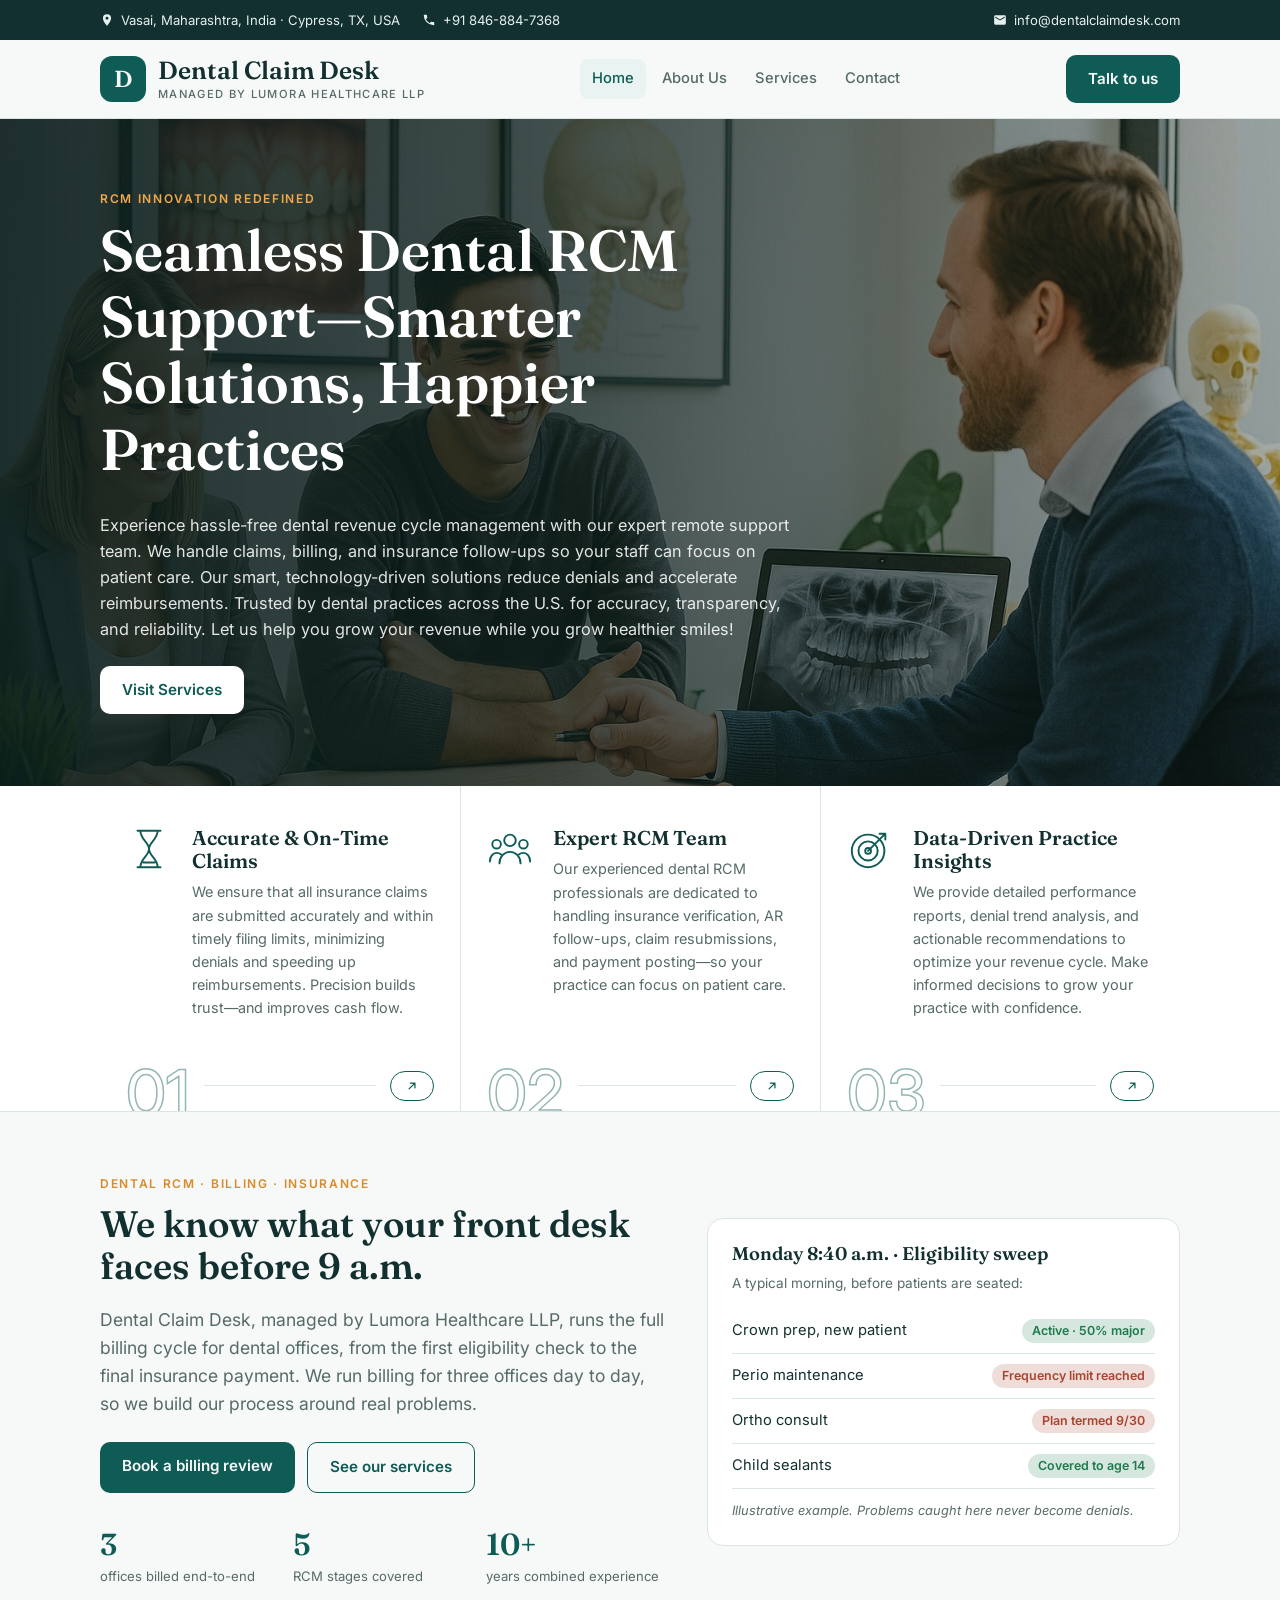
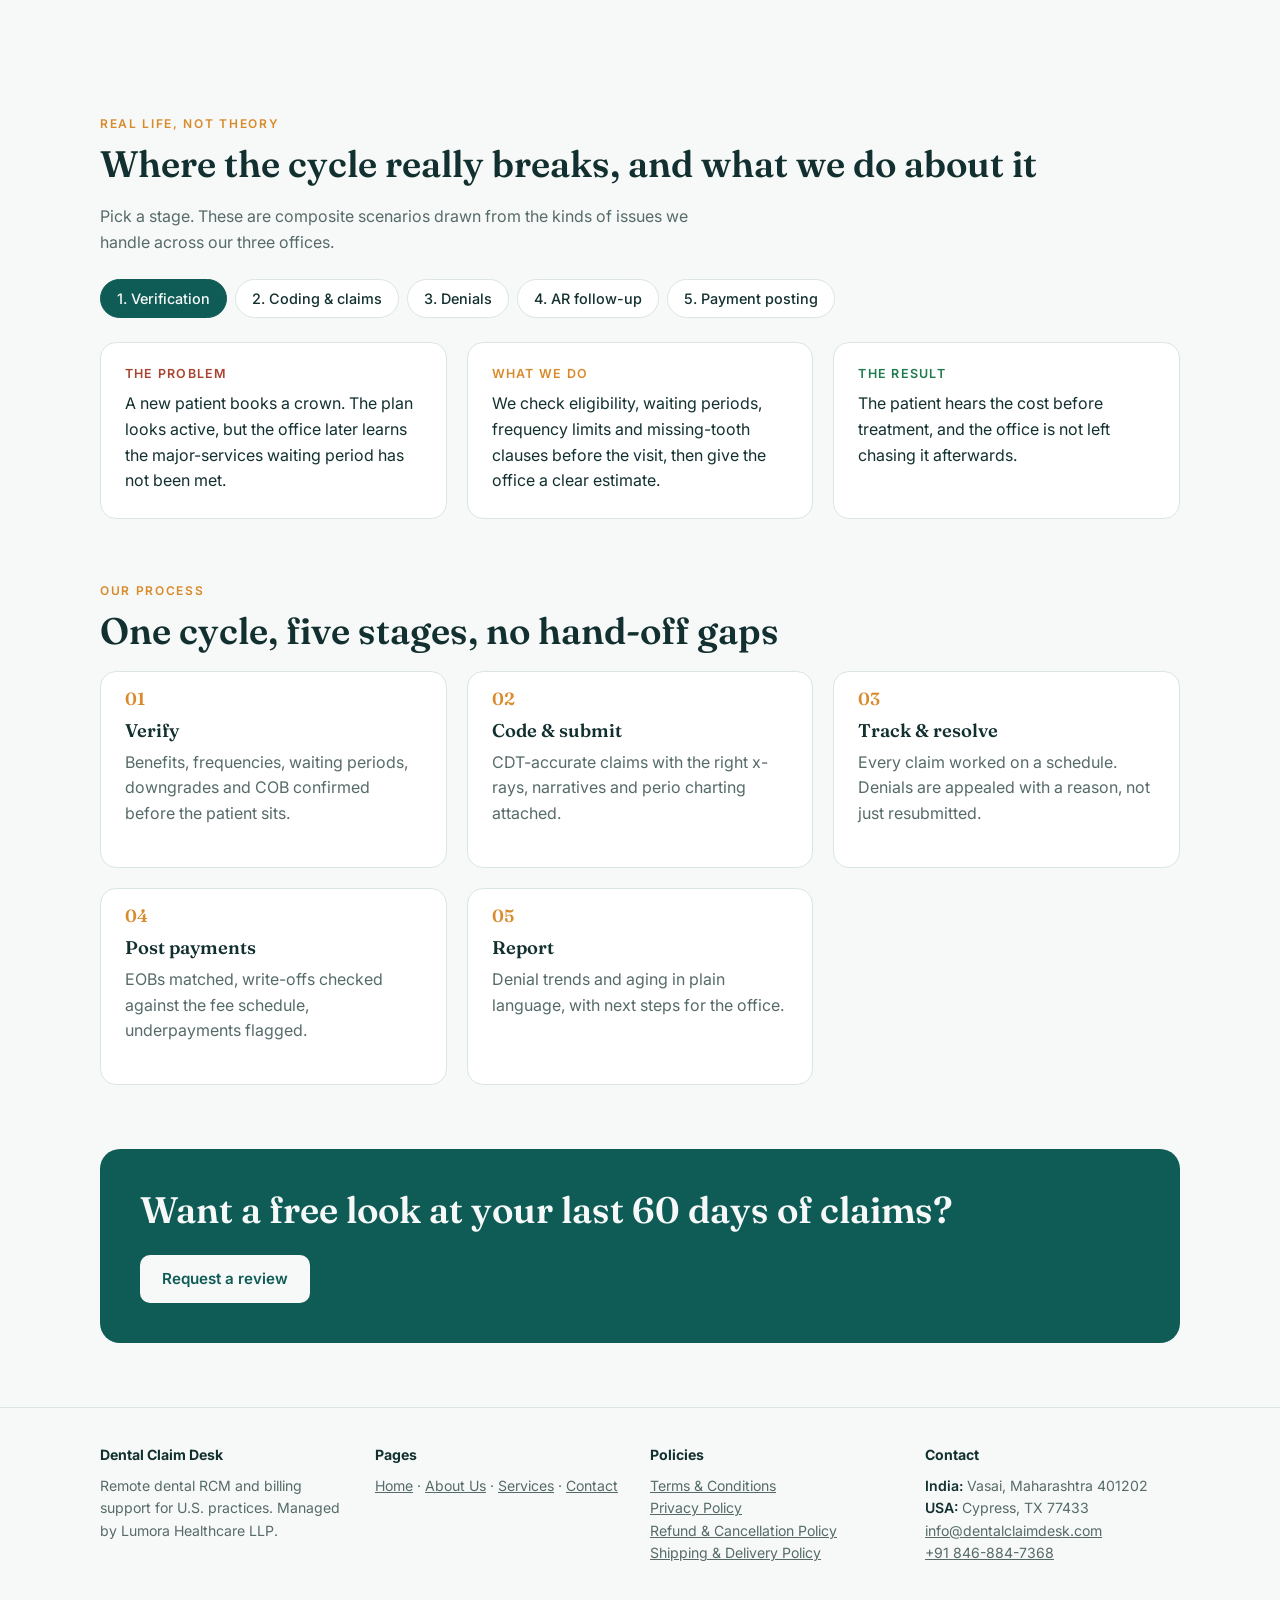
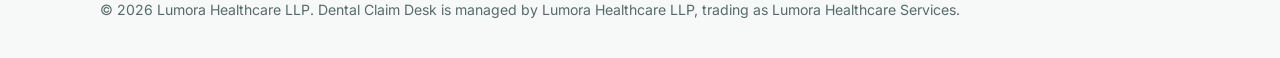
<file: index.html>
<!DOCTYPE html>
<html lang="en">
<head>
  <meta charset="utf-8">
  <meta name="viewport" content="width=device-width, initial-scale=1, viewport-fit=cover">
  <title>Dental Claim Desk | Dental RCM &amp; Billing</title>
  <meta name="description" content="Dental Claim Desk, managed by Lumora Healthcare LLP, runs the full dental billing cycle: eligibility, claims, denials, AR follow-up, payment posting and reporting.">
  <link rel="preconnect" href="https://fonts.googleapis.com">
  <link rel="preconnect" href="https://fonts.gstatic.com" crossorigin>
  <link href="https://fonts.googleapis.com/css2?family=Fraunces:wght@500;600&family=Inter:wght@400;500;600&display=swap" rel="stylesheet">
  <link rel="stylesheet" href="assets/css/style.css">
</head>
<body>

<div class="topbar">
  <div class="w topbar-in">
    <div class="topbar-group">
      <span class="topbar-item hide-s"><svg viewBox="0 0 24 24" aria-hidden="true"><path d="M12 2a7 7 0 0 0-7 7c0 5.25 7 13 7 13s7-7.75 7-13a7 7 0 0 0-7-7zm0 9.5A2.5 2.5 0 1 1 12 6.5a2.5 2.5 0 0 1 0 5z"/></svg>Vasai, Maharashtra, India · Cypress, TX, USA</span>
      <a class="topbar-item" href="tel:+918468847368"><svg viewBox="0 0 24 24" aria-hidden="true"><path d="M6.6 10.8a15.1 15.1 0 0 0 6.6 6.6l2.2-2.2a1 1 0 0 1 1-.25 11.4 11.4 0 0 0 3.6.57 1 1 0 0 1 1 1V20a1 1 0 0 1-1 1A17 17 0 0 1 3 4a1 1 0 0 1 1-1h3.5a1 1 0 0 1 1 1c0 1.25.2 2.45.57 3.57a1 1 0 0 1-.25 1z"/></svg>+91 846-884-7368</a>
    </div>
    <a class="topbar-item" href="mailto:info@dentalclaimdesk.com"><svg viewBox="0 0 24 24" aria-hidden="true"><path d="M20 4H4a2 2 0 0 0-2 2v12a2 2 0 0 0 2 2h16a2 2 0 0 0 2-2V6a2 2 0 0 0-2-2zm0 4-8 5-8-5V6l8 5 8-5z"/></svg>info@dentalclaimdesk.com</a>
  </div>
</div>

<header>
  <div class="w nav">
    <a class="logo" href="index.html"><i aria-hidden="true">D</i><span>Dental Claim Desk<small>Managed by Lumora Healthcare LLP</small></span></a>
    <nav aria-label="Main"><a href="index.html" class="on" aria-current="page">Home</a><a href="about.html">About Us</a><a href="services.html">Services</a><a href="contact.html">Contact</a></nav>
    <a class="btn hide-s" href="contact.html">Talk to us</a>
  </div>
</header>

<main>
<div class="photo-hero">
  <div class="w">
    <div class="photo-hero-copy">
      <span class="eyebrow">RCM innovation redefined</span>
      <h1>Seamless Dental RCM Support—Smarter Solutions, Happier Practices</h1>
      <p>Experience hassle-free dental revenue cycle management with our expert remote support team. We handle claims, billing, and insurance follow-ups so your staff can focus on patient care. Our smart, technology-driven solutions reduce denials and accelerate reimbursements. Trusted by dental practices across the U.S. for accuracy, transparency, and reliability. Let us help you grow your revenue while you grow healthier smiles!</p>
      <div class="cta"><a class="btn light" href="services.html">Visit Services</a></div>
    </div>
  </div>
</div>

<section class="features">
  <div class="w">
    <div class="feat-grid">
      <article class="feat">
        <div class="feat-head"><span class="feat-icon"><svg viewBox="0 0 48 48" aria-hidden="true"><path d="M12 5h24M12 43h24M15 5c0 9 9 12 9 19s-9 10-9 19M33 5c0 9-9 12-9 19s9 10 9 19M18 38h12"/></svg></span><div><h3>Accurate &amp; On-Time Claims</h3><p>We ensure that all insurance claims are submitted accurately and within timely filing limits, minimizing denials and speeding up reimbursements. Precision builds trust—and improves cash flow.</p></div></div>
        <div class="feat-foot"><span class="feat-num">01</span><span class="feat-line"></span><a class="feat-arrow" href="services.html" aria-label="Accurate &amp; On-Time Claims: see services"><svg viewBox="0 0 24 24" aria-hidden="true"><path d="M7 17 17 7M9 7h8v8"/></svg></a></div>
      </article>
      <article class="feat">
        <div class="feat-head"><span class="feat-icon"><svg viewBox="0 0 48 48" aria-hidden="true"><circle cx="24" cy="15" r="6"/><path d="M13 39c0-7 5-12 11-12s11 5 11 12"/><circle cx="10" cy="19" r="4.5"/><path d="M3 37c0-5 3-9 7-9 2 0 3.5.6 4.8 1.7"/><circle cx="38" cy="19" r="4.5"/><path d="M45 37c0-5-3-9-7-9-2 0-3.5.6-4.8 1.7"/></svg></span><div><h3>Expert RCM Team</h3><p>Our experienced dental RCM professionals are dedicated to handling insurance verification, AR follow-ups, claim resubmissions, and payment posting—so your practice can focus on patient care.</p></div></div>
        <div class="feat-foot"><span class="feat-num">02</span><span class="feat-line"></span><a class="feat-arrow" href="services.html" aria-label="Expert RCM Team: see services"><svg viewBox="0 0 24 24" aria-hidden="true"><path d="M7 17 17 7M9 7h8v8"/></svg></a></div>
      </article>
      <article class="feat">
        <div class="feat-head"><span class="feat-icon"><svg viewBox="0 0 48 48" aria-hidden="true"><circle cx="22" cy="26" r="17"/><circle cx="22" cy="26" r="10"/><circle cx="22" cy="26" r="3"/><path d="M22 26 40 8M34 8h6v6"/></svg></span><div><h3>Data-Driven Practice Insights</h3><p>We provide detailed performance reports, denial trend analysis, and actionable recommendations to optimize your revenue cycle. Make informed decisions to grow your practice with confidence.</p></div></div>
        <div class="feat-foot"><span class="feat-num">03</span><span class="feat-line"></span><a class="feat-arrow" href="services.html" aria-label="Data-Driven Practice Insights: see services"><svg viewBox="0 0 24 24" aria-hidden="true"><path d="M7 17 17 7M9 7h8v8"/></svg></a></div>
      </article>
    </div>
  </div>
</section>

<section class="intro">
  <div class="w grid">
    <div>
      <span class="eyebrow">Dental RCM · Billing · Insurance</span>
      <h2>We know what your front desk faces before 9 a.m.</h2>
      <p class="lead">Dental Claim Desk, managed by Lumora Healthcare LLP, runs the full billing cycle for dental offices, from the first eligibility check to the final insurance payment. We run billing for three offices day to day, so we build our process around real problems.</p>
      <div class="cta"><a class="btn" href="contact.html">Book a billing review</a><a class="btn o" href="services.html">See our services</a></div>
      <div class="stat">
        <div><b>3</b><span>offices billed end-to-end</span></div>
        <div><b>5</b><span>RCM stages covered</span></div>
        <div><b>10+</b><span>years combined experience</span></div>
      </div>
    </div>
    <div class="card">
      <h3>Monday 8:40 a.m. · Eligibility sweep</h3>
      <p style="font-size:.85rem">A typical morning, before patients are seated:</p>
      <ul class="chk">
        <li>Crown prep, new patient <em class="ok">Active · 50% major</em></li>
        <li>Perio maintenance <em class="no">Frequency limit reached</em></li>
        <li>Ortho consult <em class="no">Plan termed 9/30</em></li>
        <li>Child sealants <em class="ok">Covered to age 14</em></li>
      </ul>
      <p class="note" style="margin:12px 0 0">Illustrative example. Problems caught here never become denials.</p>
    </div>
  </div>
</section>

<section>
  <div class="w">
    <span class="eyebrow">Real life, not theory</span>
    <h2>Where the cycle really breaks, and what we do about it</h2>
    <p style="max-width:640px">Pick a stage. These are composite scenarios drawn from the kinds of issues we handle across our three offices.</p>
    <div class="cyc" id="cyc" role="tablist" aria-label="Revenue cycle stages">
      <button type="button" role="tab" id="tab-1" aria-controls="sc-1" aria-selected="true" class="on">1. Verification</button>
      <button type="button" role="tab" id="tab-2" aria-controls="sc-2" aria-selected="false" tabindex="-1">2. Coding &amp; claims</button>
      <button type="button" role="tab" id="tab-3" aria-controls="sc-3" aria-selected="false" tabindex="-1">3. Denials</button>
      <button type="button" role="tab" id="tab-4" aria-controls="sc-4" aria-selected="false" tabindex="-1">4. AR follow-up</button>
      <button type="button" role="tab" id="tab-5" aria-controls="sc-5" aria-selected="false" tabindex="-1">5. Payment posting</button>
    </div>
    <div class="sc on" id="sc-1" role="tabpanel" aria-labelledby="tab-1">
      <div class="card c1"><h3>The problem</h3><p>A new patient books a crown. The plan looks active, but the office later learns the major-services waiting period has not been met.</p></div>
      <div class="card c2"><h3>What we do</h3><p>We check eligibility, waiting periods, frequency limits and missing-tooth clauses before the visit, then give the office a clear estimate.</p></div>
      <div class="card c3"><h3>The result</h3><p>The patient hears the cost before treatment, and the office is not left chasing it afterwards.</p></div>
    </div>
    <div class="sc" id="sc-2" role="tabpanel" aria-labelledby="tab-2">
      <div class="card c1"><h3>The problem</h3><p>A perio scaling claim goes out without the charting and x-rays the payer requires, so it is denied.</p></div>
      <div class="card c2"><h3>What we do</h3><p>Each claim goes through a documentation check by procedure type: narratives, radiographs, perio charting and attachments.</p></div>
      <div class="card c3"><h3>The result</h3><p>Cleaner first-pass claims and fewer resubmissions.</p></div>
    </div>
    <div class="sc" id="sc-3" role="tabpanel" aria-labelledby="tab-3">
      <div class="card c1"><h3>The problem</h3><p>The payer denies a claim as a frequency limit. The office writes it off because nobody has time to check.</p></div>
      <div class="card c2"><h3>What we do</h3><p>We read the EOB, confirm the history, and appeal with a specific reason when the denial is wrong.</p></div>
      <div class="card c3"><h3>The result</h3><p>Recoverable money is chased, and the denial reason is tracked to prevent repeats.</p></div>
    </div>
    <div class="sc" id="sc-4" role="tabpanel" aria-labelledby="tab-4">
      <div class="card c1"><h3>The problem</h3><p>Claims sit at 60–90 days with no status. Nobody is sure whether the payer received them.</p></div>
      <div class="card c2"><h3>What we do</h3><p>We work the aging report in order, call or check portals, and log every touch.</p></div>
      <div class="card c3"><h3>The result</h3><p>Aging shrinks, and the office always knows where each claim stands.</p></div>
    </div>
    <div class="sc" id="sc-5" role="tabpanel" aria-labelledby="tab-5">
      <div class="card c1"><h3>The problem</h3><p>An EOB shows a payment below the contracted fee, and the difference gets written off by default.</p></div>
      <div class="card c2"><h3>What we do</h3><p>We post against the fee schedule, flag underpayments and check adjustments before they are finalised.</p></div>
      <div class="card c3"><h3>The result</h3><p>The ledger matches reality, and short-pays are challenged.</p></div>
    </div>
  </div>
</section>

<section class="flush">
  <div class="w">
    <span class="eyebrow">Our process</span>
    <h2>One cycle, five stages, no hand-off gaps</h2>
    <div class="grid g3 steps">
      <div class="card"><h3>Verify</h3><p>Benefits, frequencies, waiting periods, downgrades and COB confirmed before the patient sits.</p></div>
      <div class="card"><h3>Code &amp; submit</h3><p>CDT-accurate claims with the right x-rays, narratives and perio charting attached.</p></div>
      <div class="card"><h3>Track &amp; resolve</h3><p>Every claim worked on a schedule. Denials are appealed with a reason, not just resubmitted.</p></div>
      <div class="card"><h3>Post payments</h3><p>EOBs matched, write-offs checked against the fee schedule, underpayments flagged.</p></div>
      <div class="card"><h3>Report</h3><p>Denial trends and aging in plain language, with next steps for the office.</p></div>
    </div>
  </div>
</section>

<section class="flush">
  <div class="w"><div class="band"><h2>Want a free look at your last 60 days of claims?</h2><a class="btn" href="contact.html">Request a review</a></div></div>
</section>
</main>

<footer>
  <div class="w grid">
    <div><b>Dental Claim Desk</b><p>Remote dental RCM and billing support for U.S. practices. Managed by Lumora Healthcare LLP.</p></div>
    <div><b>Pages</b><p><a href="index.html">Home</a> · <a href="about.html">About Us</a> · <a href="services.html">Services</a> · <a href="contact.html">Contact</a></p></div>
    <div><b>Policies</b><p><a href="terms.html">Terms &amp; Conditions</a><br><a href="privacy.html">Privacy Policy</a><br><a href="refund-cancellation.html">Refund &amp; Cancellation Policy</a><br><a href="shipping-delivery.html">Shipping &amp; Delivery Policy</a></p></div>
    <div><b>Contact</b><p><strong>India:</strong> Vasai, Maharashtra 401202<br><strong>USA:</strong> Cypress, TX 77433<br><a href="mailto:info@dentalclaimdesk.com">info@dentalclaimdesk.com</a><br><a href="tel:+918468847368">+91 846-884-7368</a></p></div>
  </div>
  <div class="w legal">&copy; <span data-year>2026</span> Lumora Healthcare LLP. Dental Claim Desk is managed by Lumora Healthcare LLP, trading as Lumora Healthcare Services.</div>
</footer>

<script src="assets/js/main.js"></script>
</body>
</html>
</file>
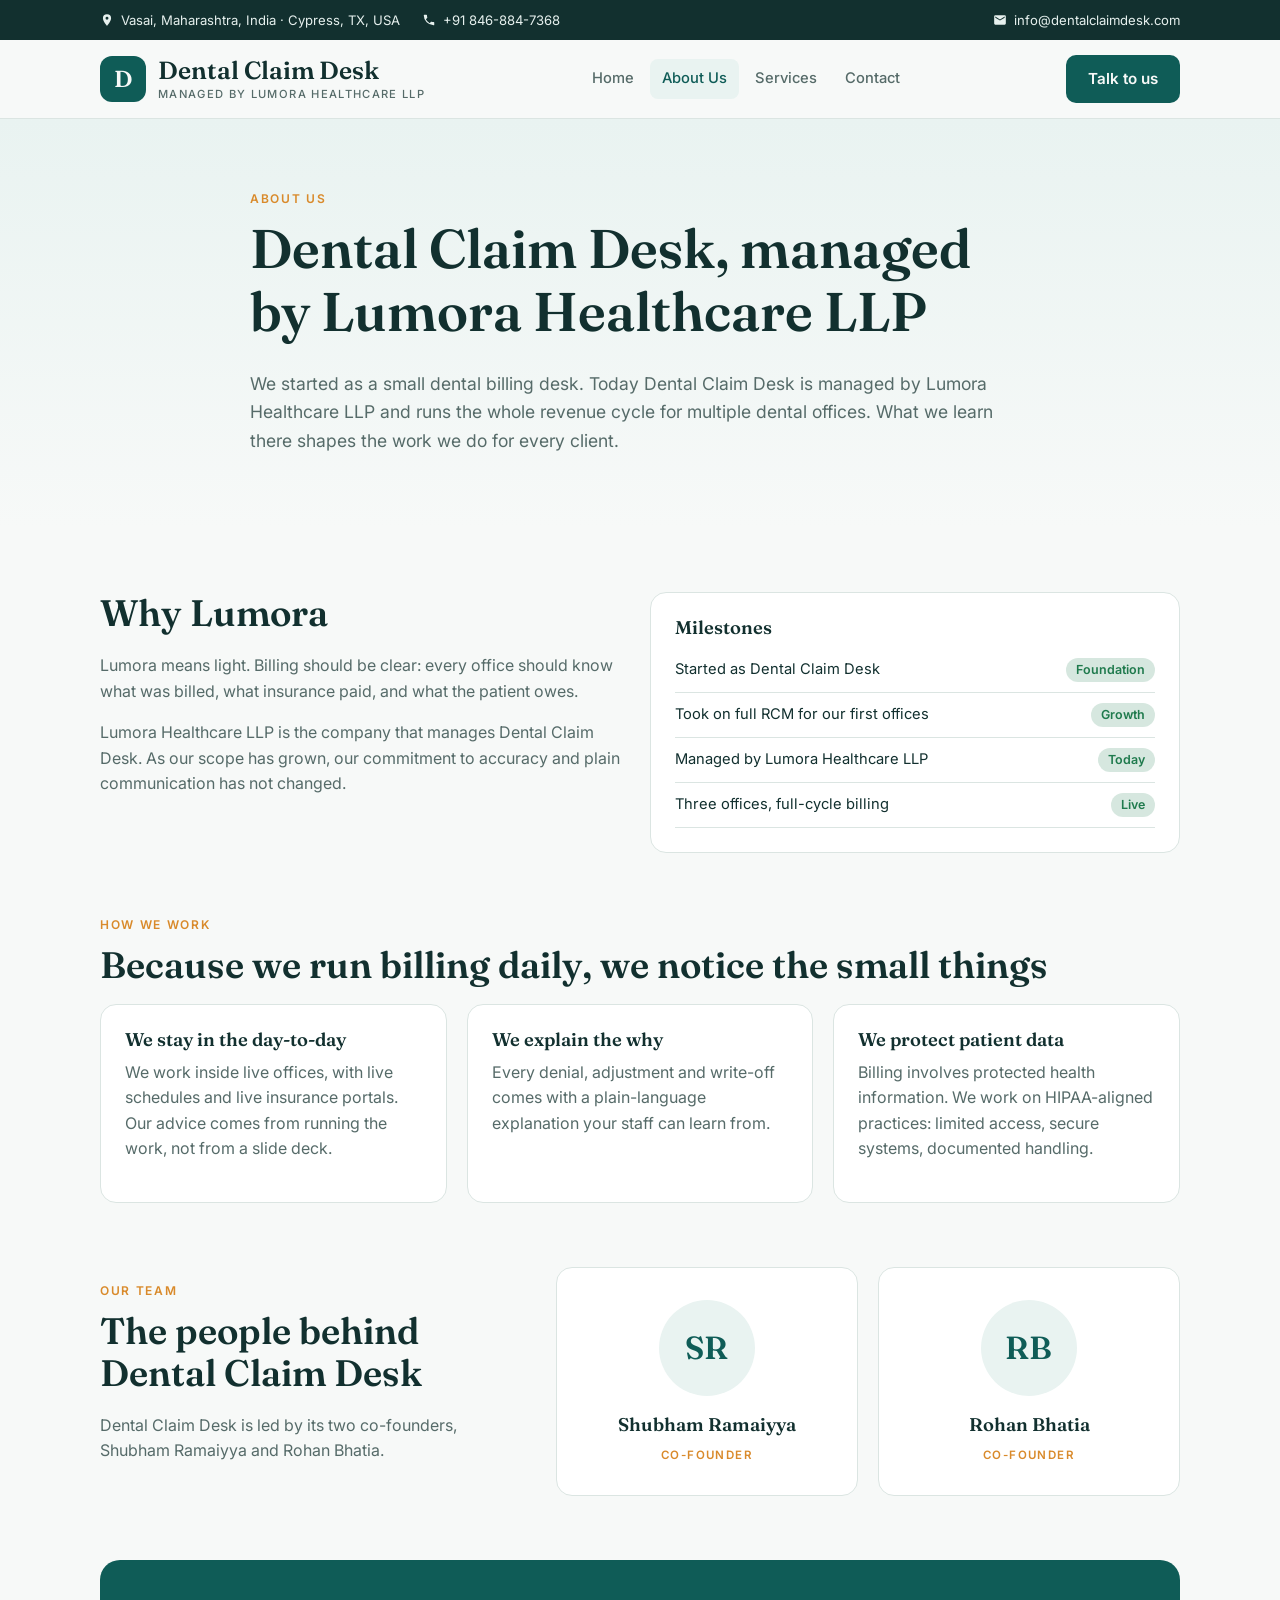
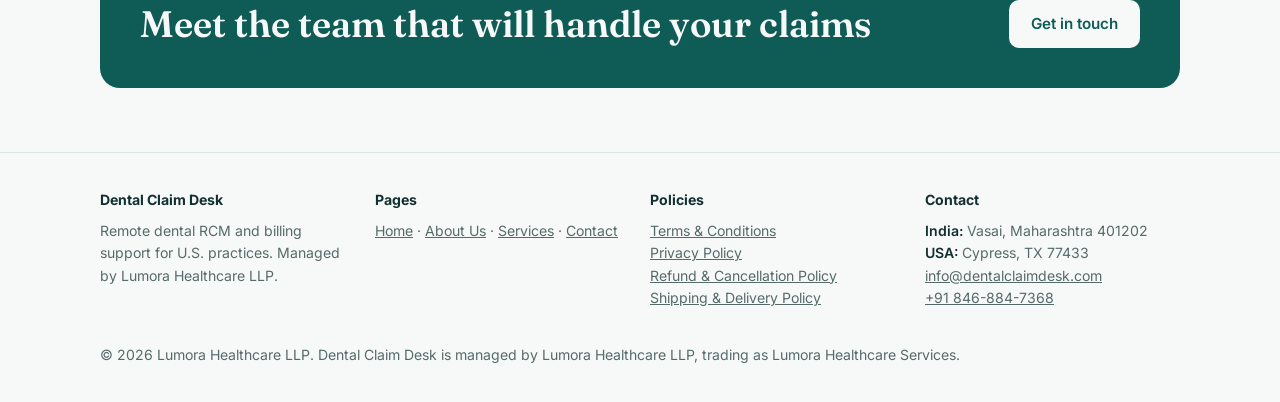
<file: about.html>
<!DOCTYPE html>
<html lang="en">
<head>
  <meta charset="utf-8">
  <meta name="viewport" content="width=device-width, initial-scale=1, viewport-fit=cover">
  <title>About Us | Dental Claim Desk</title>
  <meta name="description" content="About Dental Claim Desk, managed by Lumora Healthcare LLP: remote dental RCM for multiple dental offices, led by co-founders Shubham Ramaiyya and Rohan Bhatia.">
  <link rel="preconnect" href="https://fonts.googleapis.com">
  <link rel="preconnect" href="https://fonts.gstatic.com" crossorigin>
  <link href="https://fonts.googleapis.com/css2?family=Fraunces:wght@500;600&family=Inter:wght@400;500;600&display=swap" rel="stylesheet">
  <link rel="stylesheet" href="assets/css/style.css">
</head>
<body>

<div class="topbar">
  <div class="w topbar-in">
    <div class="topbar-group">
      <span class="topbar-item hide-s"><svg viewBox="0 0 24 24" aria-hidden="true"><path d="M12 2a7 7 0 0 0-7 7c0 5.25 7 13 7 13s7-7.75 7-13a7 7 0 0 0-7-7zm0 9.5A2.5 2.5 0 1 1 12 6.5a2.5 2.5 0 0 1 0 5z"/></svg>Vasai, Maharashtra, India · Cypress, TX, USA</span>
      <a class="topbar-item" href="tel:+918468847368"><svg viewBox="0 0 24 24" aria-hidden="true"><path d="M6.6 10.8a15.1 15.1 0 0 0 6.6 6.6l2.2-2.2a1 1 0 0 1 1-.25 11.4 11.4 0 0 0 3.6.57 1 1 0 0 1 1 1V20a1 1 0 0 1-1 1A17 17 0 0 1 3 4a1 1 0 0 1 1-1h3.5a1 1 0 0 1 1 1c0 1.25.2 2.45.57 3.57a1 1 0 0 1-.25 1z"/></svg>+91 846-884-7368</a>
    </div>
    <a class="topbar-item" href="mailto:info@dentalclaimdesk.com"><svg viewBox="0 0 24 24" aria-hidden="true"><path d="M20 4H4a2 2 0 0 0-2 2v12a2 2 0 0 0 2 2h16a2 2 0 0 0 2-2V6a2 2 0 0 0-2-2zm0 4-8 5-8-5V6l8 5 8-5z"/></svg>info@dentalclaimdesk.com</a>
  </div>
</div>

<header>
  <div class="w nav">
    <a class="logo" href="index.html"><i aria-hidden="true">D</i><span>Dental Claim Desk<small>Managed by Lumora Healthcare LLP</small></span></a>
    <nav aria-label="Main"><a href="index.html">Home</a><a href="about.html" class="on" aria-current="page">About Us</a><a href="services.html">Services</a><a href="contact.html">Contact</a></nav>
    <a class="btn hide-s" href="contact.html">Talk to us</a>
  </div>
</header>

<main>
<div class="hero">
  <div class="w narrow">
    <span class="eyebrow">About Us</span>
    <h1>Dental Claim Desk, managed by Lumora Healthcare LLP</h1>
    <p class="lead">We started as a small dental billing desk. Today Dental Claim Desk is managed by Lumora Healthcare LLP and runs the whole revenue cycle for multiple dental offices. What we learn there shapes the work we do for every client.</p>
  </div>
</div>

<section>
  <div class="w grid g2">
    <div>
      <h2>Why Lumora</h2>
      <p>Lumora means light. Billing should be clear: every office should know what was billed, what insurance paid, and what the patient owes.</p>
      <p>Lumora Healthcare LLP is the company that manages Dental Claim Desk. As our scope has grown, our commitment to accuracy and plain communication has not changed.</p>
    </div>
    <div class="card">
      <h3>Milestones</h3>
      <ul class="chk">
        <li>Started as Dental Claim Desk <em class="ok">Foundation</em></li>
        <li>Took on full RCM for our first offices <em class="ok">Growth</em></li>
        <li>Managed by Lumora Healthcare LLP <em class="ok">Today</em></li>
        <li>Three offices, full-cycle billing <em class="ok">Live</em></li>
      </ul>
    </div>
  </div>
</section>

<section class="flush">
  <div class="w">
    <span class="eyebrow">How we work</span>
    <h2>Because we run billing daily, we notice the small things</h2>
    <div class="grid g3">
      <div class="card"><h3>We stay in the day-to-day</h3><p>We work inside live offices, with live schedules and live insurance portals. Our advice comes from running the work, not from a slide deck.</p></div>
      <div class="card"><h3>We explain the why</h3><p>Every denial, adjustment and write-off comes with a plain-language explanation your staff can learn from.</p></div>
      <div class="card"><h3>We protect patient data</h3><p>Billing involves protected health information. We work on HIPAA-aligned practices: limited access, secure systems, documented handling.</p></div>
    </div>
  </div>
</section>

<section class="flush">
  <div class="w team">
    <div>
      <span class="eyebrow">Our team</span>
      <h2>The people behind Dental Claim Desk</h2>
      <p>Dental Claim Desk is led by its two co-founders, Shubham Ramaiyya and Rohan Bhatia.</p>
    </div>
    <div class="founders">
      <article class="card founder">
        <span class="monogram" aria-hidden="true">SR</span>
        <h3>Shubham Ramaiyya</h3><span class="role">Co-Founder</span>
      </article>
      <article class="card founder">
        <span class="monogram" aria-hidden="true">RB</span>
        <h3>Rohan Bhatia</h3><span class="role">Co-Founder</span>
      </article>
    </div>
  </div>
</section>

<section class="flush">
  <div class="w"><div class="band"><h2>Meet the team that will handle your claims</h2><a class="btn" href="contact.html">Get in touch</a></div></div>
</section>
</main>

<footer>
  <div class="w grid">
    <div><b>Dental Claim Desk</b><p>Remote dental RCM and billing support for U.S. practices. Managed by Lumora Healthcare LLP.</p></div>
    <div><b>Pages</b><p><a href="index.html">Home</a> · <a href="about.html">About Us</a> · <a href="services.html">Services</a> · <a href="contact.html">Contact</a></p></div>
    <div><b>Policies</b><p><a href="terms.html">Terms &amp; Conditions</a><br><a href="privacy.html">Privacy Policy</a><br><a href="refund-cancellation.html">Refund &amp; Cancellation Policy</a><br><a href="shipping-delivery.html">Shipping &amp; Delivery Policy</a></p></div>
    <div><b>Contact</b><p><strong>India:</strong> Vasai, Maharashtra 401202<br><strong>USA:</strong> Cypress, TX 77433<br><a href="mailto:info@dentalclaimdesk.com">info@dentalclaimdesk.com</a><br><a href="tel:+918468847368">+91 846-884-7368</a></p></div>
  </div>
  <div class="w legal">&copy; <span data-year>2026</span> Lumora Healthcare LLP. Dental Claim Desk is managed by Lumora Healthcare LLP, trading as Lumora Healthcare Services.</div>
</footer>

<script src="assets/js/main.js"></script>
</body>
</html>
</file>
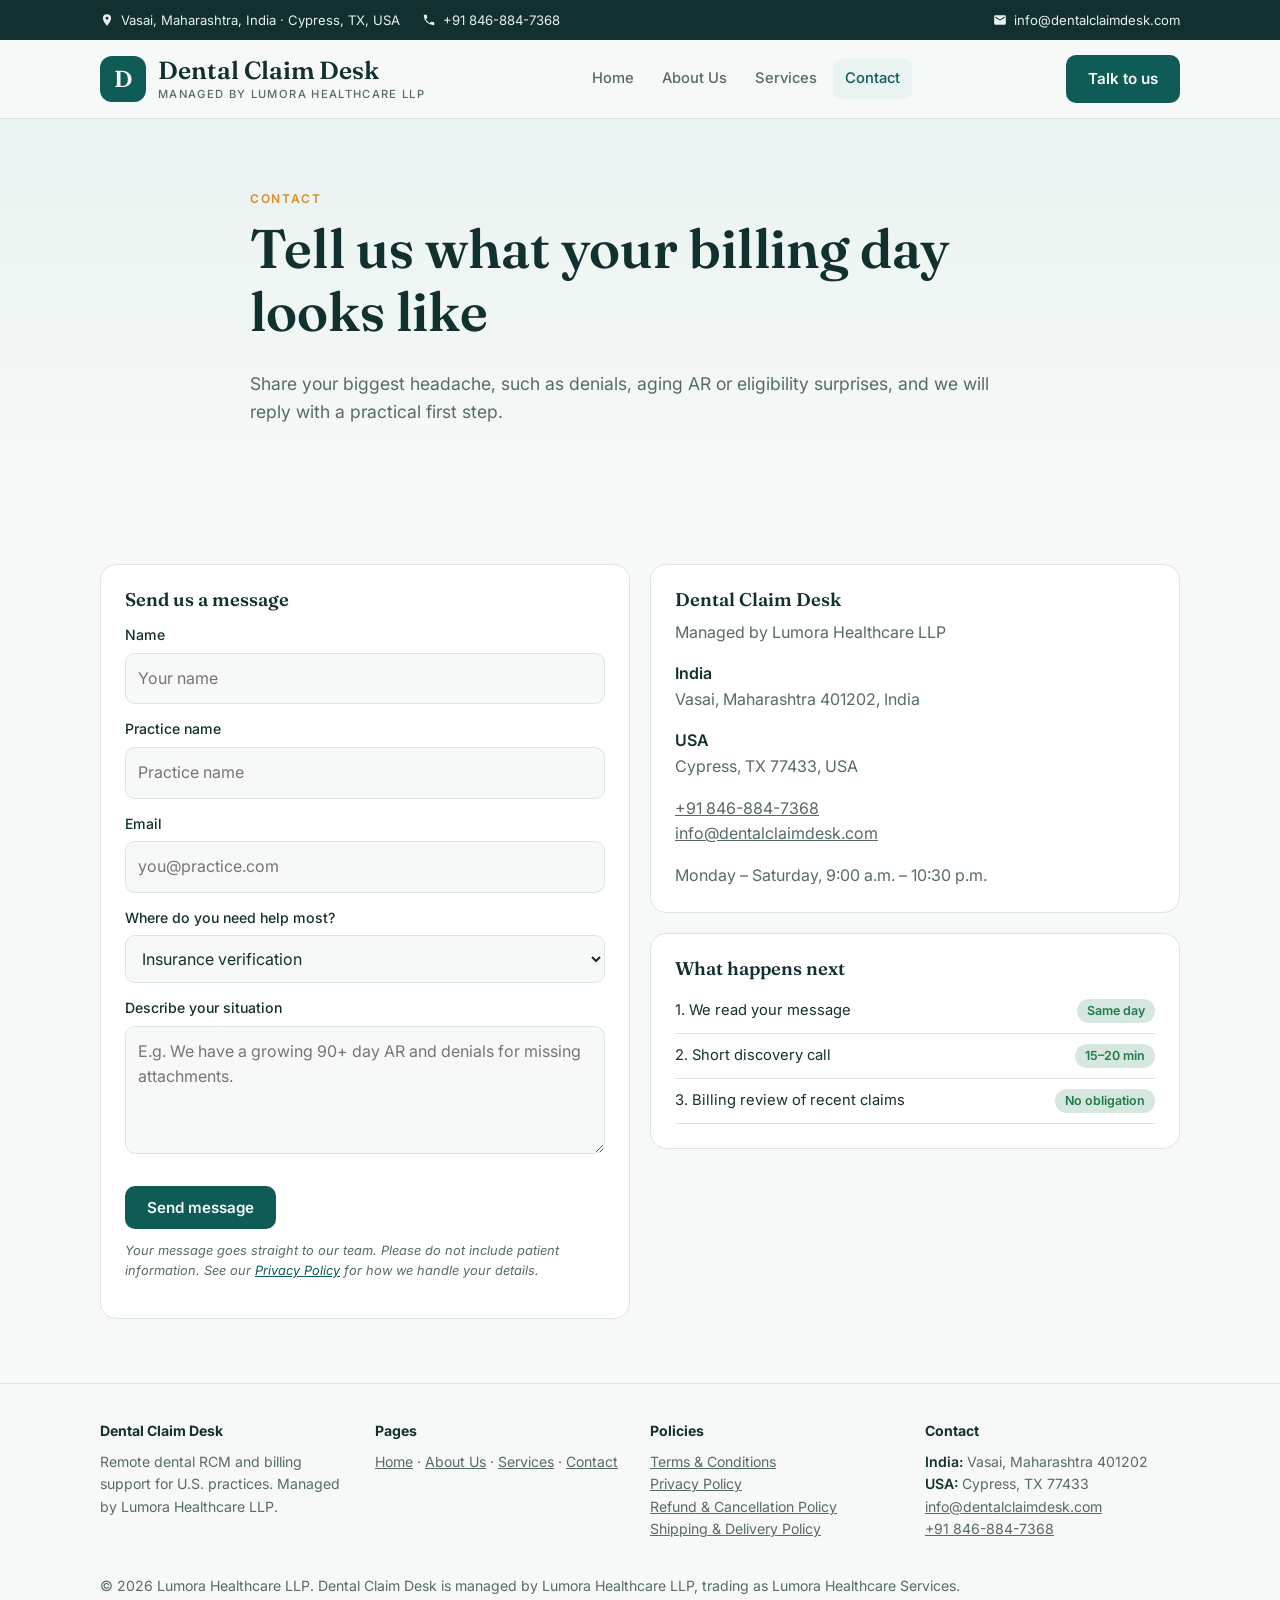
<file: contact.html>
<!DOCTYPE html>
<html lang="en">
<head>
  <meta charset="utf-8">
  <meta name="viewport" content="width=device-width, initial-scale=1, viewport-fit=cover">
  <title>Contact | Dental Claim Desk</title>
  <meta name="description" content="Tell us what your billing day looks like and we will reply with a practical first step. Free billing review of your recent claims.">
  <link rel="preconnect" href="https://fonts.googleapis.com">
  <link rel="preconnect" href="https://fonts.gstatic.com" crossorigin>
  <link href="https://fonts.googleapis.com/css2?family=Fraunces:wght@500;600&family=Inter:wght@400;500;600&display=swap" rel="stylesheet">
  <link rel="stylesheet" href="assets/css/style.css">
</head>
<body>

<div class="topbar">
  <div class="w topbar-in">
    <div class="topbar-group">
      <span class="topbar-item hide-s"><svg viewBox="0 0 24 24" aria-hidden="true"><path d="M12 2a7 7 0 0 0-7 7c0 5.25 7 13 7 13s7-7.75 7-13a7 7 0 0 0-7-7zm0 9.5A2.5 2.5 0 1 1 12 6.5a2.5 2.5 0 0 1 0 5z"/></svg>Vasai, Maharashtra, India · Cypress, TX, USA</span>
      <a class="topbar-item" href="tel:+918468847368"><svg viewBox="0 0 24 24" aria-hidden="true"><path d="M6.6 10.8a15.1 15.1 0 0 0 6.6 6.6l2.2-2.2a1 1 0 0 1 1-.25 11.4 11.4 0 0 0 3.6.57 1 1 0 0 1 1 1V20a1 1 0 0 1-1 1A17 17 0 0 1 3 4a1 1 0 0 1 1-1h3.5a1 1 0 0 1 1 1c0 1.25.2 2.45.57 3.57a1 1 0 0 1-.25 1z"/></svg>+91 846-884-7368</a>
    </div>
    <a class="topbar-item" href="mailto:info@dentalclaimdesk.com"><svg viewBox="0 0 24 24" aria-hidden="true"><path d="M20 4H4a2 2 0 0 0-2 2v12a2 2 0 0 0 2 2h16a2 2 0 0 0 2-2V6a2 2 0 0 0-2-2zm0 4-8 5-8-5V6l8 5 8-5z"/></svg>info@dentalclaimdesk.com</a>
  </div>
</div>

<header>
  <div class="w nav">
    <a class="logo" href="index.html"><i aria-hidden="true">D</i><span>Dental Claim Desk<small>Managed by Lumora Healthcare LLP</small></span></a>
    <nav aria-label="Main"><a href="index.html">Home</a><a href="about.html">About Us</a><a href="services.html">Services</a><a href="contact.html" class="on" aria-current="page">Contact</a></nav>
    <a class="btn hide-s" href="contact.html">Talk to us</a>
  </div>
</header>

<main>
<div class="hero">
  <div class="w narrow">
    <span class="eyebrow">Contact</span>
    <h1>Tell us what your billing day looks like</h1>
    <p class="lead">Share your biggest headache, such as denials, aging AR or eligibility surprises, and we will reply with a practical first step.</p>
  </div>
</div>

<section>
  <div class="w grid g2">
    <form class="card" id="contact-form" action="contact.php" method="post">
      <h3>Send us a message</h3>
      <label for="n">Name</label><input id="n" name="name" autocomplete="name" placeholder="Your name" required>
      <label for="p">Practice name</label><input id="p" name="practice" autocomplete="organization" placeholder="Practice name">
      <label for="e">Email</label><input id="e" name="email" type="email" autocomplete="email" placeholder="you@practice.com" required>
      <label for="s">Where do you need help most?</label>
      <select id="s" name="topic">
        <option>Insurance verification</option>
        <option>Claims &amp; coding</option>
        <option>Denials &amp; appeals</option>
        <option>AR follow-up</option>
        <option>Payment posting</option>
        <option>Full-cycle RCM</option>
      </select>
      <label for="m">Describe your situation</label>
      <textarea id="m" name="message" rows="4" placeholder="E.g. We have a growing 90+ day AR and denials for missing attachments." required></textarea>
      <div class="hp" aria-hidden="true"><label for="website">Leave this field empty</label><input id="website" name="website" tabindex="-1" autocomplete="off"></div>
      <div class="cta"><button type="submit" class="btn">Send message</button></div>
      <p class="form-status" role="status" aria-live="polite"></p>
      <p class="note" style="margin-top:12px">Your message goes straight to our team. Please do not include patient information. See our <a href="privacy.html">Privacy Policy</a> for how we handle your details.</p>
    </form>
    <div>
      <div class="card">
        <h3>Dental Claim Desk</h3>
        <p>Managed by Lumora Healthcare LLP</p>
        <p><strong>India</strong><br>Vasai, Maharashtra 401202, India</p>
        <p><strong>USA</strong><br>Cypress, TX 77433, USA</p>
        <p><a href="tel:+918468847368">+91 846-884-7368</a><br><a href="mailto:info@dentalclaimdesk.com">info@dentalclaimdesk.com</a></p>
        <!-- Hours carried over from the previous site: confirm before publishing -->
        <p style="margin:0">Monday – Saturday, 9:00 a.m. – 10:30 p.m.</p>
      </div>
      <div class="card" style="margin-top:20px">
        <h3>What happens next</h3>
        <ul class="chk">
          <li>1. We read your message <em class="ok">Same day</em></li>
          <li>2. Short discovery call <em class="ok">15–20 min</em></li>
          <li>3. Billing review of recent claims <em class="ok">No obligation</em></li>
        </ul>
      </div>
    </div>
  </div>
</section>
</main>

<footer>
  <div class="w grid">
    <div><b>Dental Claim Desk</b><p>Remote dental RCM and billing support for U.S. practices. Managed by Lumora Healthcare LLP.</p></div>
    <div><b>Pages</b><p><a href="index.html">Home</a> · <a href="about.html">About Us</a> · <a href="services.html">Services</a> · <a href="contact.html">Contact</a></p></div>
    <div><b>Policies</b><p><a href="terms.html">Terms &amp; Conditions</a><br><a href="privacy.html">Privacy Policy</a><br><a href="refund-cancellation.html">Refund &amp; Cancellation Policy</a><br><a href="shipping-delivery.html">Shipping &amp; Delivery Policy</a></p></div>
    <div><b>Contact</b><p><strong>India:</strong> Vasai, Maharashtra 401202<br><strong>USA:</strong> Cypress, TX 77433<br><a href="mailto:info@dentalclaimdesk.com">info@dentalclaimdesk.com</a><br><a href="tel:+918468847368">+91 846-884-7368</a></p></div>
  </div>
  <div class="w legal">&copy; <span data-year>2026</span> Lumora Healthcare LLP. Dental Claim Desk is managed by Lumora Healthcare LLP, trading as Lumora Healthcare Services.</div>
</footer>

<script src="assets/js/main.js"></script>
</body>
</html>
</file>
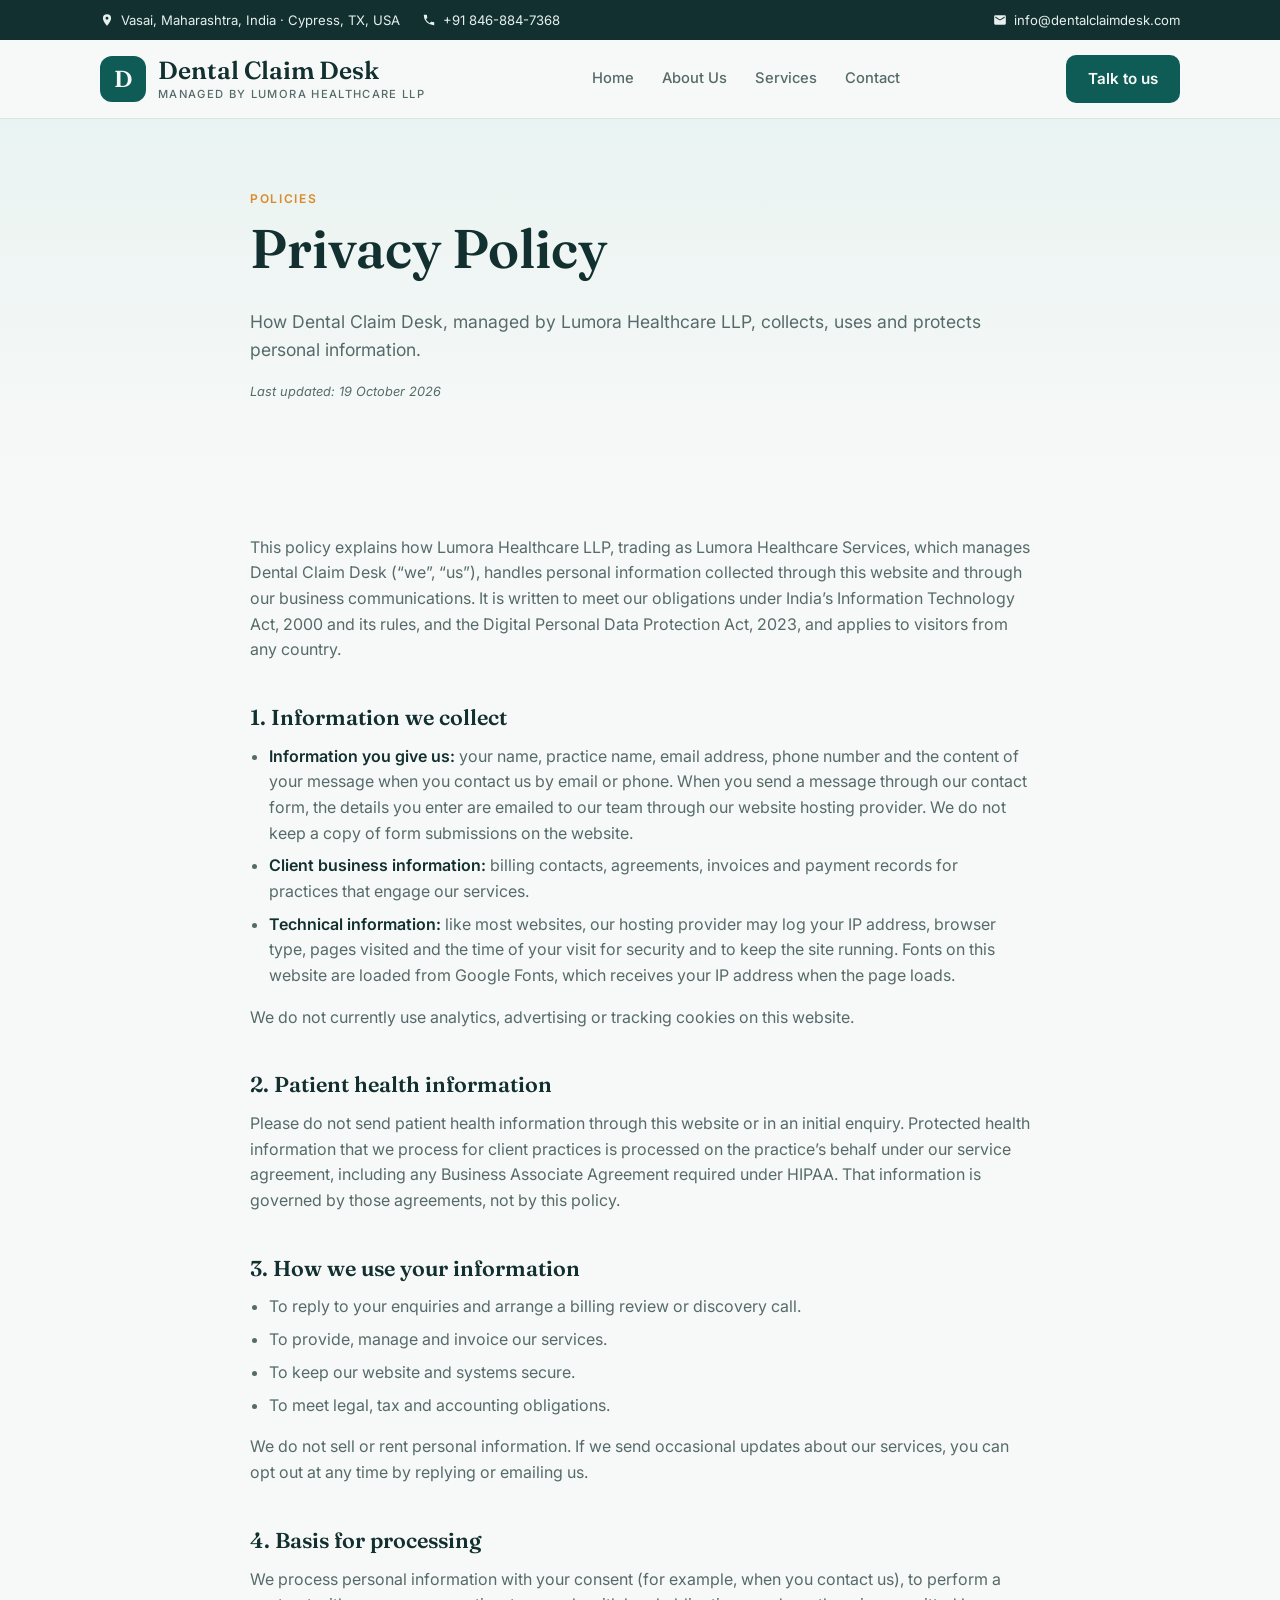
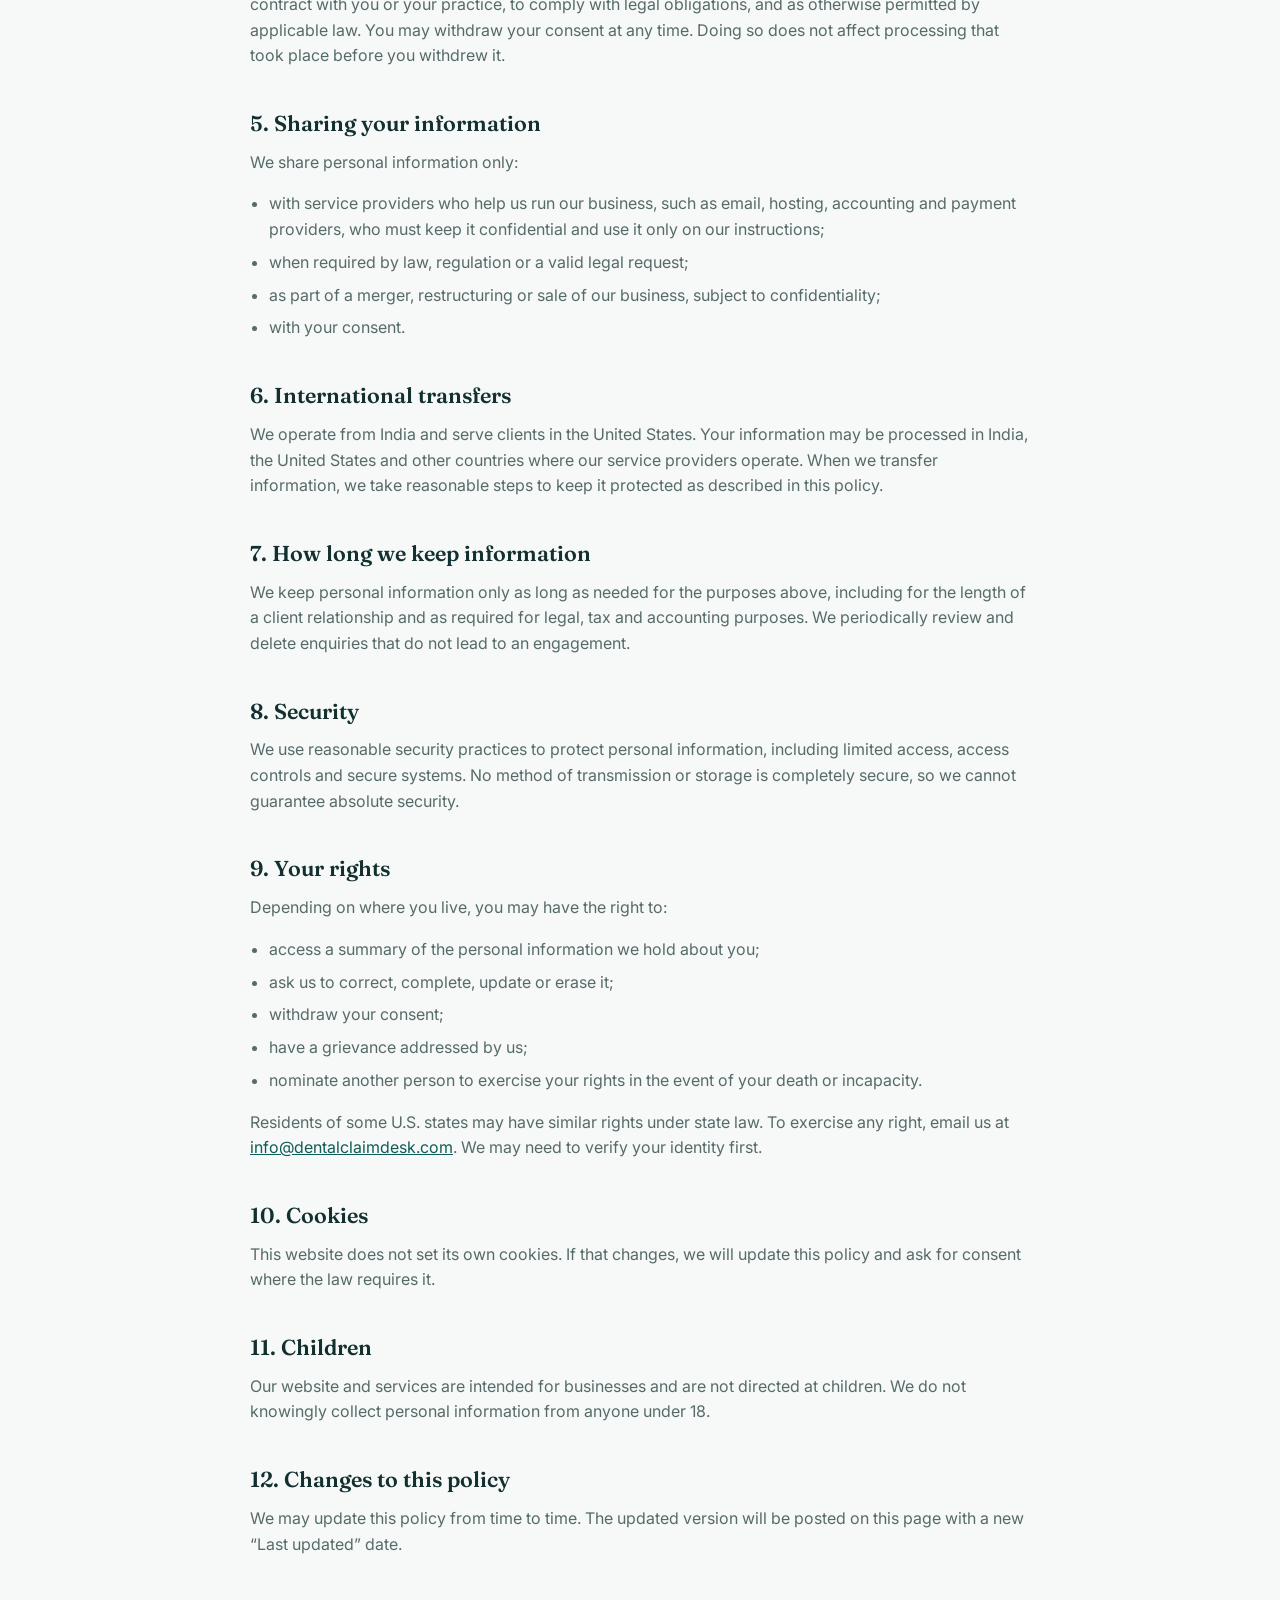
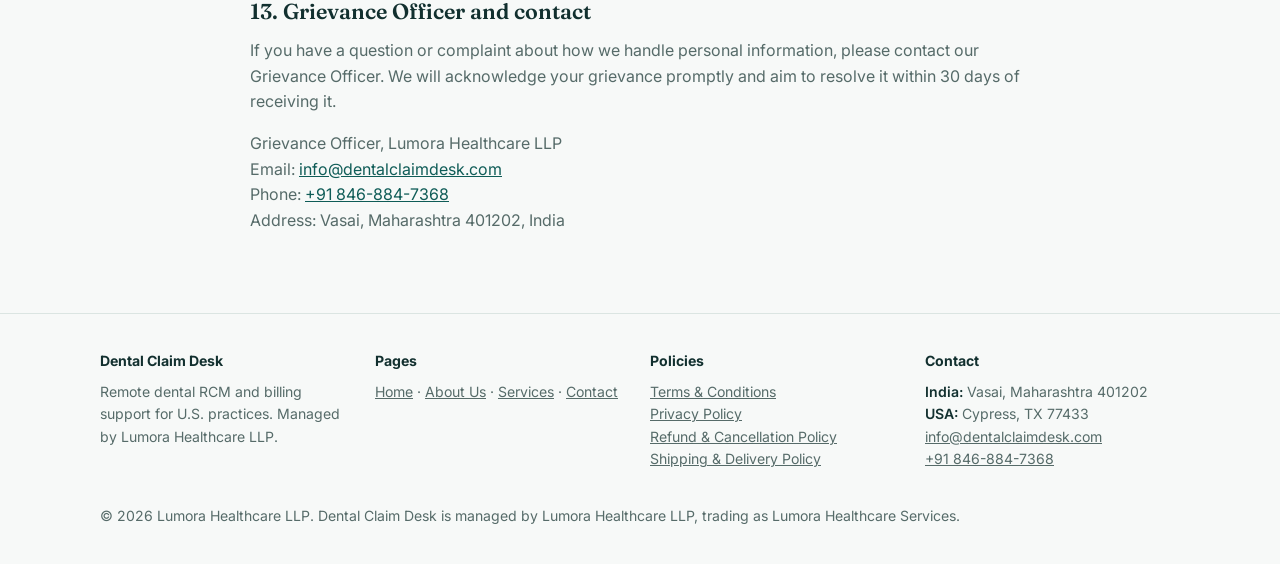
<file: privacy.html>
<!DOCTYPE html>
<html lang="en">
<head>
  <meta charset="utf-8">
  <meta name="viewport" content="width=device-width, initial-scale=1, viewport-fit=cover">
  <title>Privacy Policy | Dental Claim Desk</title>
  <meta name="description" content="How Dental Claim Desk, managed by Lumora Healthcare LLP, collects, uses and protects personal information.">
  <link rel="preconnect" href="https://fonts.googleapis.com">
  <link rel="preconnect" href="https://fonts.gstatic.com" crossorigin>
  <link href="https://fonts.googleapis.com/css2?family=Fraunces:wght@500;600&family=Inter:wght@400;500;600&display=swap" rel="stylesheet">
  <link rel="stylesheet" href="assets/css/style.css">
</head>
<body>

<div class="topbar">
  <div class="w topbar-in">
    <div class="topbar-group">
      <span class="topbar-item hide-s"><svg viewBox="0 0 24 24" aria-hidden="true"><path d="M12 2a7 7 0 0 0-7 7c0 5.25 7 13 7 13s7-7.75 7-13a7 7 0 0 0-7-7zm0 9.5A2.5 2.5 0 1 1 12 6.5a2.5 2.5 0 0 1 0 5z"/></svg>Vasai, Maharashtra, India · Cypress, TX, USA</span>
      <a class="topbar-item" href="tel:+918468847368"><svg viewBox="0 0 24 24" aria-hidden="true"><path d="M6.6 10.8a15.1 15.1 0 0 0 6.6 6.6l2.2-2.2a1 1 0 0 1 1-.25 11.4 11.4 0 0 0 3.6.57 1 1 0 0 1 1 1V20a1 1 0 0 1-1 1A17 17 0 0 1 3 4a1 1 0 0 1 1-1h3.5a1 1 0 0 1 1 1c0 1.25.2 2.45.57 3.57a1 1 0 0 1-.25 1z"/></svg>+91 846-884-7368</a>
    </div>
    <a class="topbar-item" href="mailto:info@dentalclaimdesk.com"><svg viewBox="0 0 24 24" aria-hidden="true"><path d="M20 4H4a2 2 0 0 0-2 2v12a2 2 0 0 0 2 2h16a2 2 0 0 0 2-2V6a2 2 0 0 0-2-2zm0 4-8 5-8-5V6l8 5 8-5z"/></svg>info@dentalclaimdesk.com</a>
  </div>
</div>

<header>
  <div class="w nav">
    <a class="logo" href="index.html"><i aria-hidden="true">D</i><span>Dental Claim Desk<small>Managed by Lumora Healthcare LLP</small></span></a>
    <nav aria-label="Main"><a href="index.html">Home</a><a href="about.html">About Us</a><a href="services.html">Services</a><a href="contact.html">Contact</a></nav>
    <a class="btn hide-s" href="contact.html">Talk to us</a>
  </div>
</header>

<main>
<div class="hero">
  <div class="w narrow">
    <span class="eyebrow">Policies</span>
    <h1>Privacy Policy</h1>
    <p class="lead">How Dental Claim Desk, managed by Lumora Healthcare LLP, collects, uses and protects personal information.</p>
    <p class="note">Last updated: 19 October 2026</p>
  </div>
</div>

<section>
  <div class="w narrow legal-doc">

<p>This policy explains how Lumora Healthcare LLP, trading as Lumora Healthcare Services, which manages Dental Claim Desk (“we”, “us”), handles personal information collected through this website and through our business communications. It is written to meet our obligations under India’s Information Technology Act, 2000 and its rules, and the Digital Personal Data Protection Act, 2023, and applies to visitors from any country.</p>

<h2>1. Information we collect</h2>
<ul>
  <li><strong>Information you give us:</strong> your name, practice name, email address, phone number and the content of your message when you contact us by email or phone. When you send a message through our contact form, the details you enter are emailed to our team through our website hosting provider. We do not keep a copy of form submissions on the website.</li>
  <li><strong>Client business information:</strong> billing contacts, agreements, invoices and payment records for practices that engage our services.</li>
  <li><strong>Technical information:</strong> like most websites, our hosting provider may log your IP address, browser type, pages visited and the time of your visit for security and to keep the site running. Fonts on this website are loaded from Google Fonts, which receives your IP address when the page loads.</li>
</ul>
<p>We do not currently use analytics, advertising or tracking cookies on this website.</p>

<h2>2. Patient health information</h2>
<p>Please do not send patient health information through this website or in an initial enquiry. Protected health information that we process for client practices is processed on the practice’s behalf under our service agreement, including any Business Associate Agreement required under HIPAA. That information is governed by those agreements, not by this policy.</p>

<h2>3. How we use your information</h2>
<ul>
  <li>To reply to your enquiries and arrange a billing review or discovery call.</li>
  <li>To provide, manage and invoice our services.</li>
  <li>To keep our website and systems secure.</li>
  <li>To meet legal, tax and accounting obligations.</li>
</ul>
<p>We do not sell or rent personal information. If we send occasional updates about our services, you can opt out at any time by replying or emailing us.</p>

<h2>4. Basis for processing</h2>
<p>We process personal information with your consent (for example, when you contact us), to perform a contract with you or your practice, to comply with legal obligations, and as otherwise permitted by applicable law. You may withdraw your consent at any time. Doing so does not affect processing that took place before you withdrew it.</p>

<h2>5. Sharing your information</h2>
<p>We share personal information only:</p>
<ul>
  <li>with service providers who help us run our business, such as email, hosting, accounting and payment providers, who must keep it confidential and use it only on our instructions;</li>
  <li>when required by law, regulation or a valid legal request;</li>
  <li>as part of a merger, restructuring or sale of our business, subject to confidentiality;</li>
  <li>with your consent.</li>
</ul>

<h2>6. International transfers</h2>
<p>We operate from India and serve clients in the United States. Your information may be processed in India, the United States and other countries where our service providers operate. When we transfer information, we take reasonable steps to keep it protected as described in this policy.</p>

<h2>7. How long we keep information</h2>
<p>We keep personal information only as long as needed for the purposes above, including for the length of a client relationship and as required for legal, tax and accounting purposes. We periodically review and delete enquiries that do not lead to an engagement.</p>

<h2>8. Security</h2>
<p>We use reasonable security practices to protect personal information, including limited access, access controls and secure systems. No method of transmission or storage is completely secure, so we cannot guarantee absolute security.</p>

<h2>9. Your rights</h2>
<p>Depending on where you live, you may have the right to:</p>
<ul>
  <li>access a summary of the personal information we hold about you;</li>
  <li>ask us to correct, complete, update or erase it;</li>
  <li>withdraw your consent;</li>
  <li>have a grievance addressed by us;</li>
  <li>nominate another person to exercise your rights in the event of your death or incapacity.</li>
</ul>
<p>Residents of some U.S. states may have similar rights under state law. To exercise any right, email us at <a href="mailto:info@dentalclaimdesk.com">info@dentalclaimdesk.com</a>. We may need to verify your identity first.</p>

<h2>10. Cookies</h2>
<p>This website does not set its own cookies. If that changes, we will update this policy and ask for consent where the law requires it.</p>

<h2>11. Children</h2>
<p>Our website and services are intended for businesses and are not directed at children. We do not knowingly collect personal information from anyone under 18.</p>

<h2>12. Changes to this policy</h2>
<p>We may update this policy from time to time. The updated version will be posted on this page with a new “Last updated” date.</p>

<h2>13. Grievance Officer and contact</h2>
<p>If you have a question or complaint about how we handle personal information, please contact our Grievance Officer. We will acknowledge your grievance promptly and aim to resolve it within 30 days of receiving it.</p>
<p>Grievance Officer, Lumora Healthcare LLP<br>
Email: <a href="mailto:info@dentalclaimdesk.com">info@dentalclaimdesk.com</a><br>
Phone: <a href="tel:+918468847368">+91 846-884-7368</a><br>
Address: Vasai, Maharashtra 401202, India</p>

  </div>
</section>
</main>

<footer>
  <div class="w grid">
    <div><b>Dental Claim Desk</b><p>Remote dental RCM and billing support for U.S. practices. Managed by Lumora Healthcare LLP.</p></div>
    <div><b>Pages</b><p><a href="index.html">Home</a> · <a href="about.html">About Us</a> · <a href="services.html">Services</a> · <a href="contact.html">Contact</a></p></div>
    <div><b>Policies</b><p><a href="terms.html">Terms &amp; Conditions</a><br><a href="privacy.html">Privacy Policy</a><br><a href="refund-cancellation.html">Refund &amp; Cancellation Policy</a><br><a href="shipping-delivery.html">Shipping &amp; Delivery Policy</a></p></div>
    <div><b>Contact</b><p><strong>India:</strong> Vasai, Maharashtra 401202<br><strong>USA:</strong> Cypress, TX 77433<br><a href="mailto:info@dentalclaimdesk.com">info@dentalclaimdesk.com</a><br><a href="tel:+918468847368">+91 846-884-7368</a></p></div>
  </div>
  <div class="w legal">&copy; <span data-year>2026</span> Lumora Healthcare LLP. Dental Claim Desk is managed by Lumora Healthcare LLP, trading as Lumora Healthcare Services.</div>
</footer>

<script src="assets/js/main.js"></script>
</body>
</html>
</file>
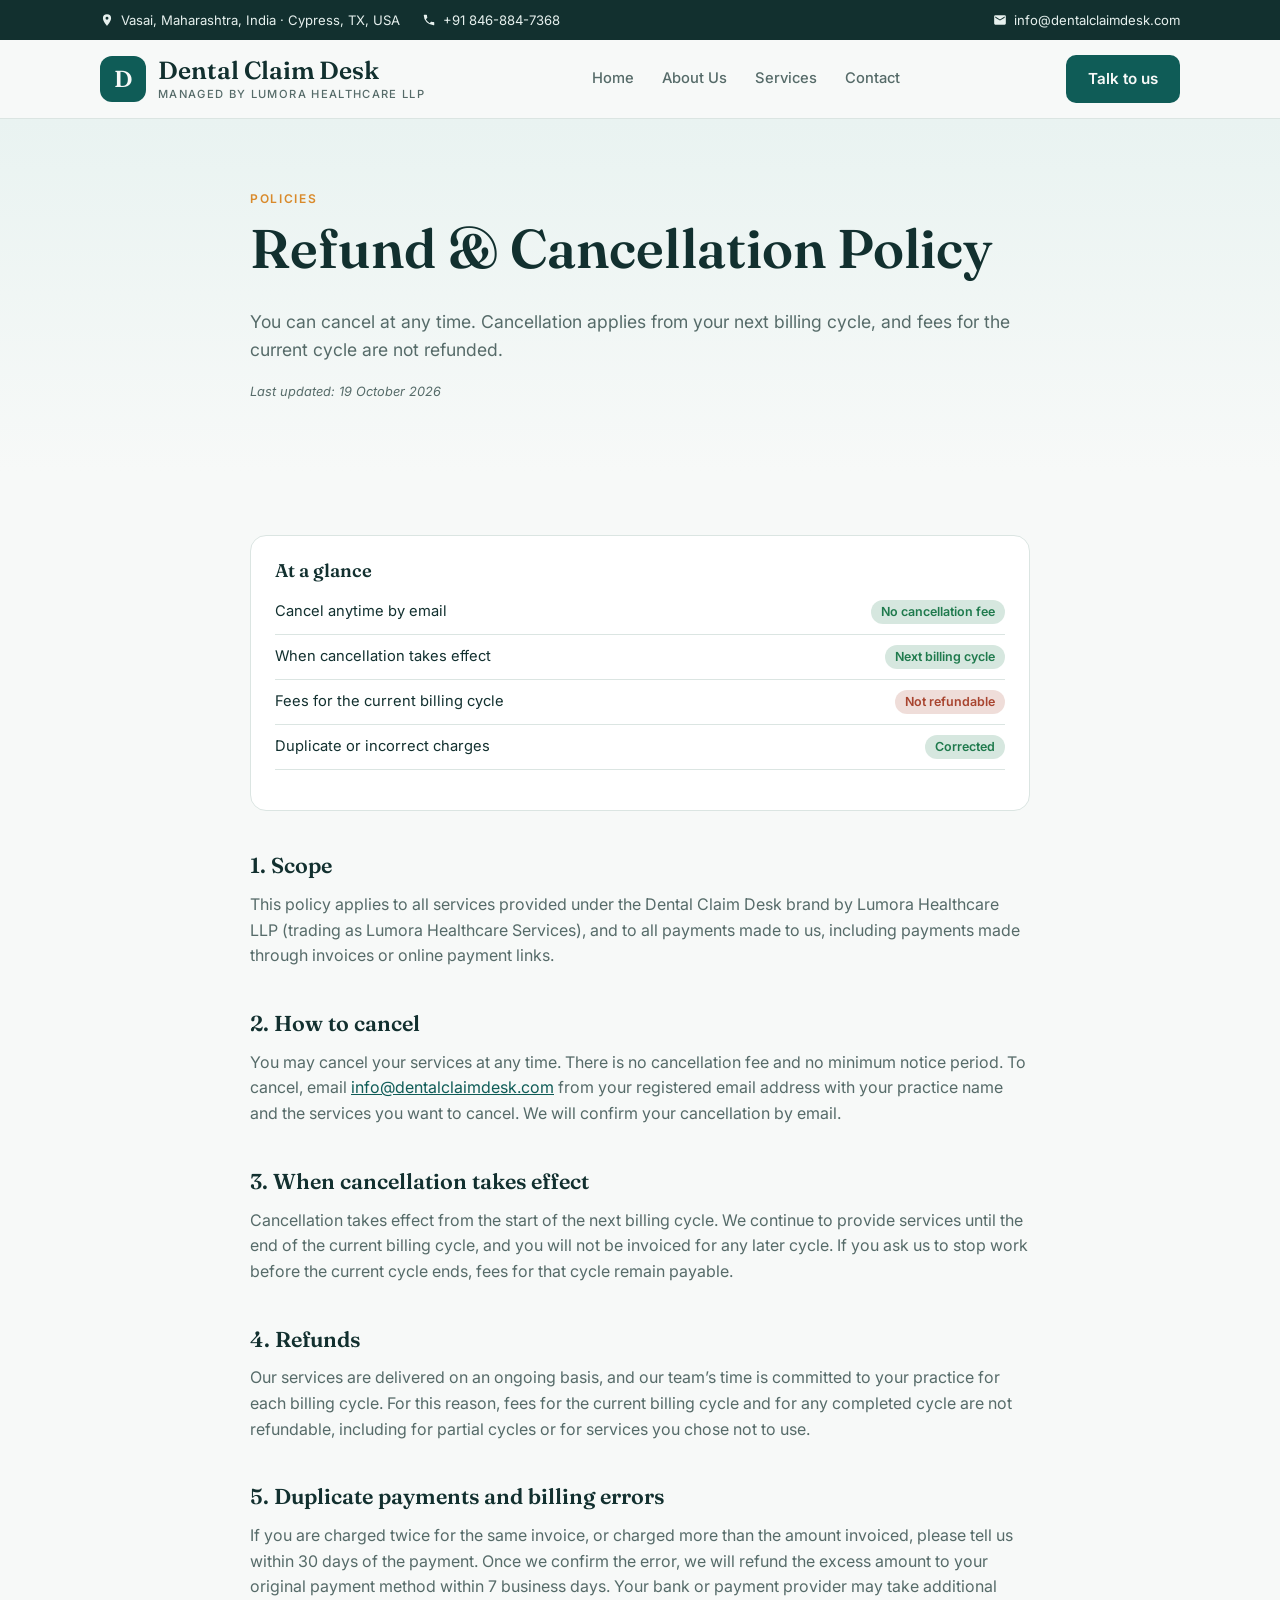
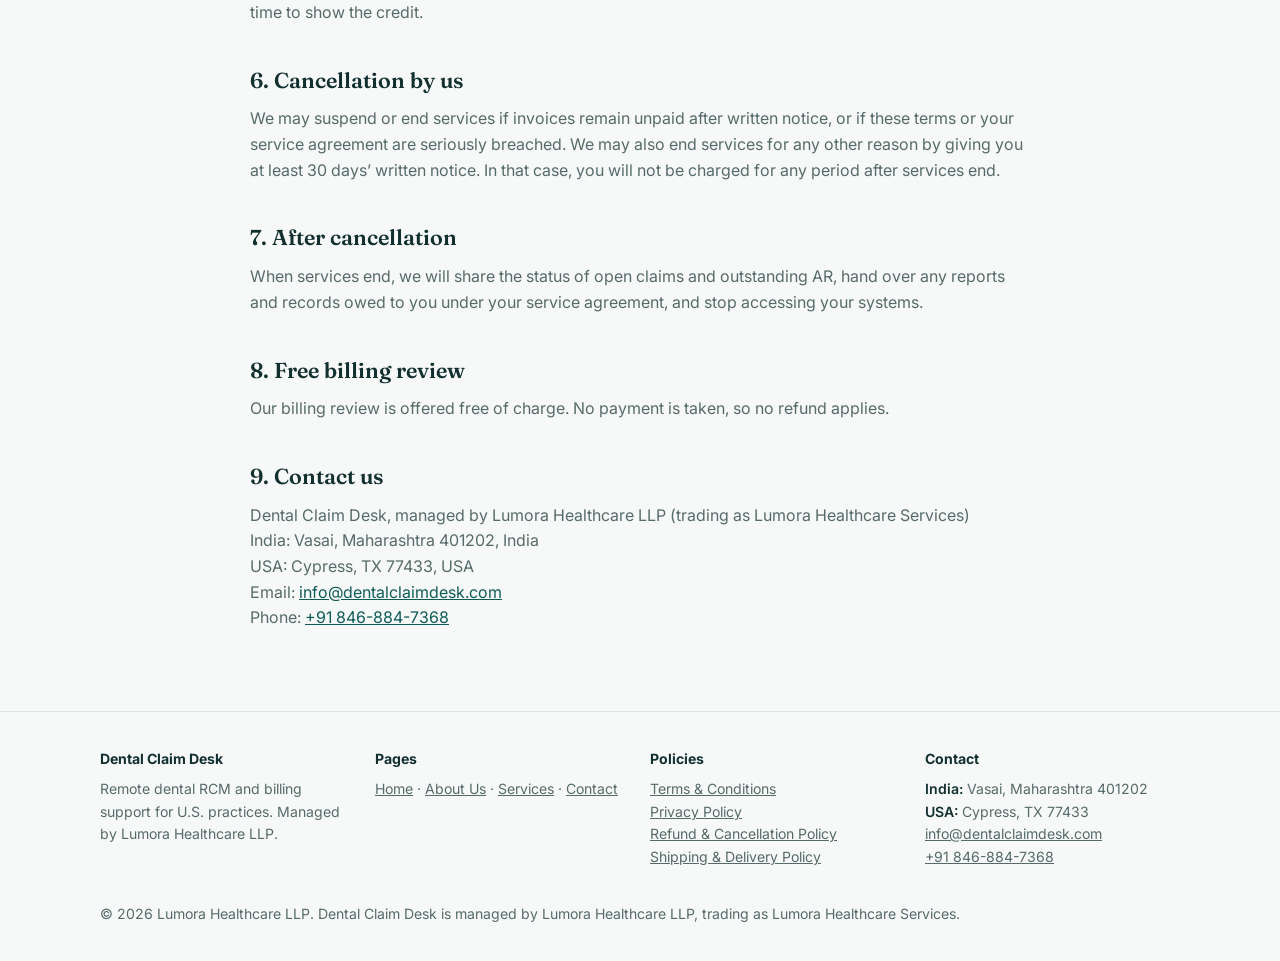
<file: refund-cancellation.html>
<!DOCTYPE html>
<html lang="en">
<head>
  <meta charset="utf-8">
  <meta name="viewport" content="width=device-width, initial-scale=1, viewport-fit=cover">
  <title>Refund &amp; Cancellation Policy | Dental Claim Desk</title>
  <meta name="description" content="Cancel anytime, effective from the next billing cycle. Fees for the current billing cycle are not refunded.">
  <link rel="preconnect" href="https://fonts.googleapis.com">
  <link rel="preconnect" href="https://fonts.gstatic.com" crossorigin>
  <link href="https://fonts.googleapis.com/css2?family=Fraunces:wght@500;600&family=Inter:wght@400;500;600&display=swap" rel="stylesheet">
  <link rel="stylesheet" href="assets/css/style.css">
</head>
<body>

<div class="topbar">
  <div class="w topbar-in">
    <div class="topbar-group">
      <span class="topbar-item hide-s"><svg viewBox="0 0 24 24" aria-hidden="true"><path d="M12 2a7 7 0 0 0-7 7c0 5.25 7 13 7 13s7-7.75 7-13a7 7 0 0 0-7-7zm0 9.5A2.5 2.5 0 1 1 12 6.5a2.5 2.5 0 0 1 0 5z"/></svg>Vasai, Maharashtra, India · Cypress, TX, USA</span>
      <a class="topbar-item" href="tel:+918468847368"><svg viewBox="0 0 24 24" aria-hidden="true"><path d="M6.6 10.8a15.1 15.1 0 0 0 6.6 6.6l2.2-2.2a1 1 0 0 1 1-.25 11.4 11.4 0 0 0 3.6.57 1 1 0 0 1 1 1V20a1 1 0 0 1-1 1A17 17 0 0 1 3 4a1 1 0 0 1 1-1h3.5a1 1 0 0 1 1 1c0 1.25.2 2.45.57 3.57a1 1 0 0 1-.25 1z"/></svg>+91 846-884-7368</a>
    </div>
    <a class="topbar-item" href="mailto:info@dentalclaimdesk.com"><svg viewBox="0 0 24 24" aria-hidden="true"><path d="M20 4H4a2 2 0 0 0-2 2v12a2 2 0 0 0 2 2h16a2 2 0 0 0 2-2V6a2 2 0 0 0-2-2zm0 4-8 5-8-5V6l8 5 8-5z"/></svg>info@dentalclaimdesk.com</a>
  </div>
</div>

<header>
  <div class="w nav">
    <a class="logo" href="index.html"><i aria-hidden="true">D</i><span>Dental Claim Desk<small>Managed by Lumora Healthcare LLP</small></span></a>
    <nav aria-label="Main"><a href="index.html">Home</a><a href="about.html">About Us</a><a href="services.html">Services</a><a href="contact.html">Contact</a></nav>
    <a class="btn hide-s" href="contact.html">Talk to us</a>
  </div>
</header>

<main>
<div class="hero">
  <div class="w narrow">
    <span class="eyebrow">Policies</span>
    <h1>Refund &amp; Cancellation Policy</h1>
    <p class="lead">You can cancel at any time. Cancellation applies from your next billing cycle, and fees for the current cycle are not refunded.</p>
    <p class="note">Last updated: 19 October 2026</p>
  </div>
</div>

<section>
  <div class="w narrow legal-doc">

<div class="card summary">
  <h3>At a glance</h3>
  <ul class="chk">
    <li>Cancel anytime by email <em class="ok">No cancellation fee</em></li>
    <li>When cancellation takes effect <em class="ok">Next billing cycle</em></li>
    <li>Fees for the current billing cycle <em class="no">Not refundable</em></li>
    <li>Duplicate or incorrect charges <em class="ok">Corrected</em></li>
  </ul>
</div>

<h2>1. Scope</h2>
<p>This policy applies to all services provided under the Dental Claim Desk brand by Lumora Healthcare LLP (trading as Lumora Healthcare Services), and to all payments made to us, including payments made through invoices or online payment links.</p>

<h2>2. How to cancel</h2>
<p>You may cancel your services at any time. There is no cancellation fee and no minimum notice period. To cancel, email <a href="mailto:info@dentalclaimdesk.com">info@dentalclaimdesk.com</a> from your registered email address with your practice name and the services you want to cancel. We will confirm your cancellation by email.</p>

<h2>3. When cancellation takes effect</h2>
<p>Cancellation takes effect from the start of the next billing cycle. We continue to provide services until the end of the current billing cycle, and you will not be invoiced for any later cycle. If you ask us to stop work before the current cycle ends, fees for that cycle remain payable.</p>

<h2>4. Refunds</h2>
<p>Our services are delivered on an ongoing basis, and our team’s time is committed to your practice for each billing cycle. For this reason, fees for the current billing cycle and for any completed cycle are not refundable, including for partial cycles or for services you chose not to use.</p>

<h2>5. Duplicate payments and billing errors</h2>
<p>If you are charged twice for the same invoice, or charged more than the amount invoiced, please tell us within 30 days of the payment. Once we confirm the error, we will refund the excess amount to your original payment method within 7 business days. Your bank or payment provider may take additional time to show the credit.</p>

<h2>6. Cancellation by us</h2>
<p>We may suspend or end services if invoices remain unpaid after written notice, or if these terms or your service agreement are seriously breached. We may also end services for any other reason by giving you at least 30 days’ written notice. In that case, you will not be charged for any period after services end.</p>

<h2>7. After cancellation</h2>
<p>When services end, we will share the status of open claims and outstanding AR, hand over any reports and records owed to you under your service agreement, and stop accessing your systems.</p>

<h2>8. Free billing review</h2>
<p>Our billing review is offered free of charge. No payment is taken, so no refund applies.</p>

<h2>9. Contact us</h2>
<p>Dental Claim Desk, managed by Lumora Healthcare LLP (trading as Lumora Healthcare Services)<br>
India: Vasai, Maharashtra 401202, India<br>
USA: Cypress, TX 77433, USA<br>
Email: <a href="mailto:info@dentalclaimdesk.com">info@dentalclaimdesk.com</a><br>
Phone: <a href="tel:+918468847368">+91 846-884-7368</a></p>

  </div>
</section>
</main>

<footer>
  <div class="w grid">
    <div><b>Dental Claim Desk</b><p>Remote dental RCM and billing support for U.S. practices. Managed by Lumora Healthcare LLP.</p></div>
    <div><b>Pages</b><p><a href="index.html">Home</a> · <a href="about.html">About Us</a> · <a href="services.html">Services</a> · <a href="contact.html">Contact</a></p></div>
    <div><b>Policies</b><p><a href="terms.html">Terms &amp; Conditions</a><br><a href="privacy.html">Privacy Policy</a><br><a href="refund-cancellation.html">Refund &amp; Cancellation Policy</a><br><a href="shipping-delivery.html">Shipping &amp; Delivery Policy</a></p></div>
    <div><b>Contact</b><p><strong>India:</strong> Vasai, Maharashtra 401202<br><strong>USA:</strong> Cypress, TX 77433<br><a href="mailto:info@dentalclaimdesk.com">info@dentalclaimdesk.com</a><br><a href="tel:+918468847368">+91 846-884-7368</a></p></div>
  </div>
  <div class="w legal">&copy; <span data-year>2026</span> Lumora Healthcare LLP. Dental Claim Desk is managed by Lumora Healthcare LLP, trading as Lumora Healthcare Services.</div>
</footer>

<script src="assets/js/main.js"></script>
</body>
</html>
</file>
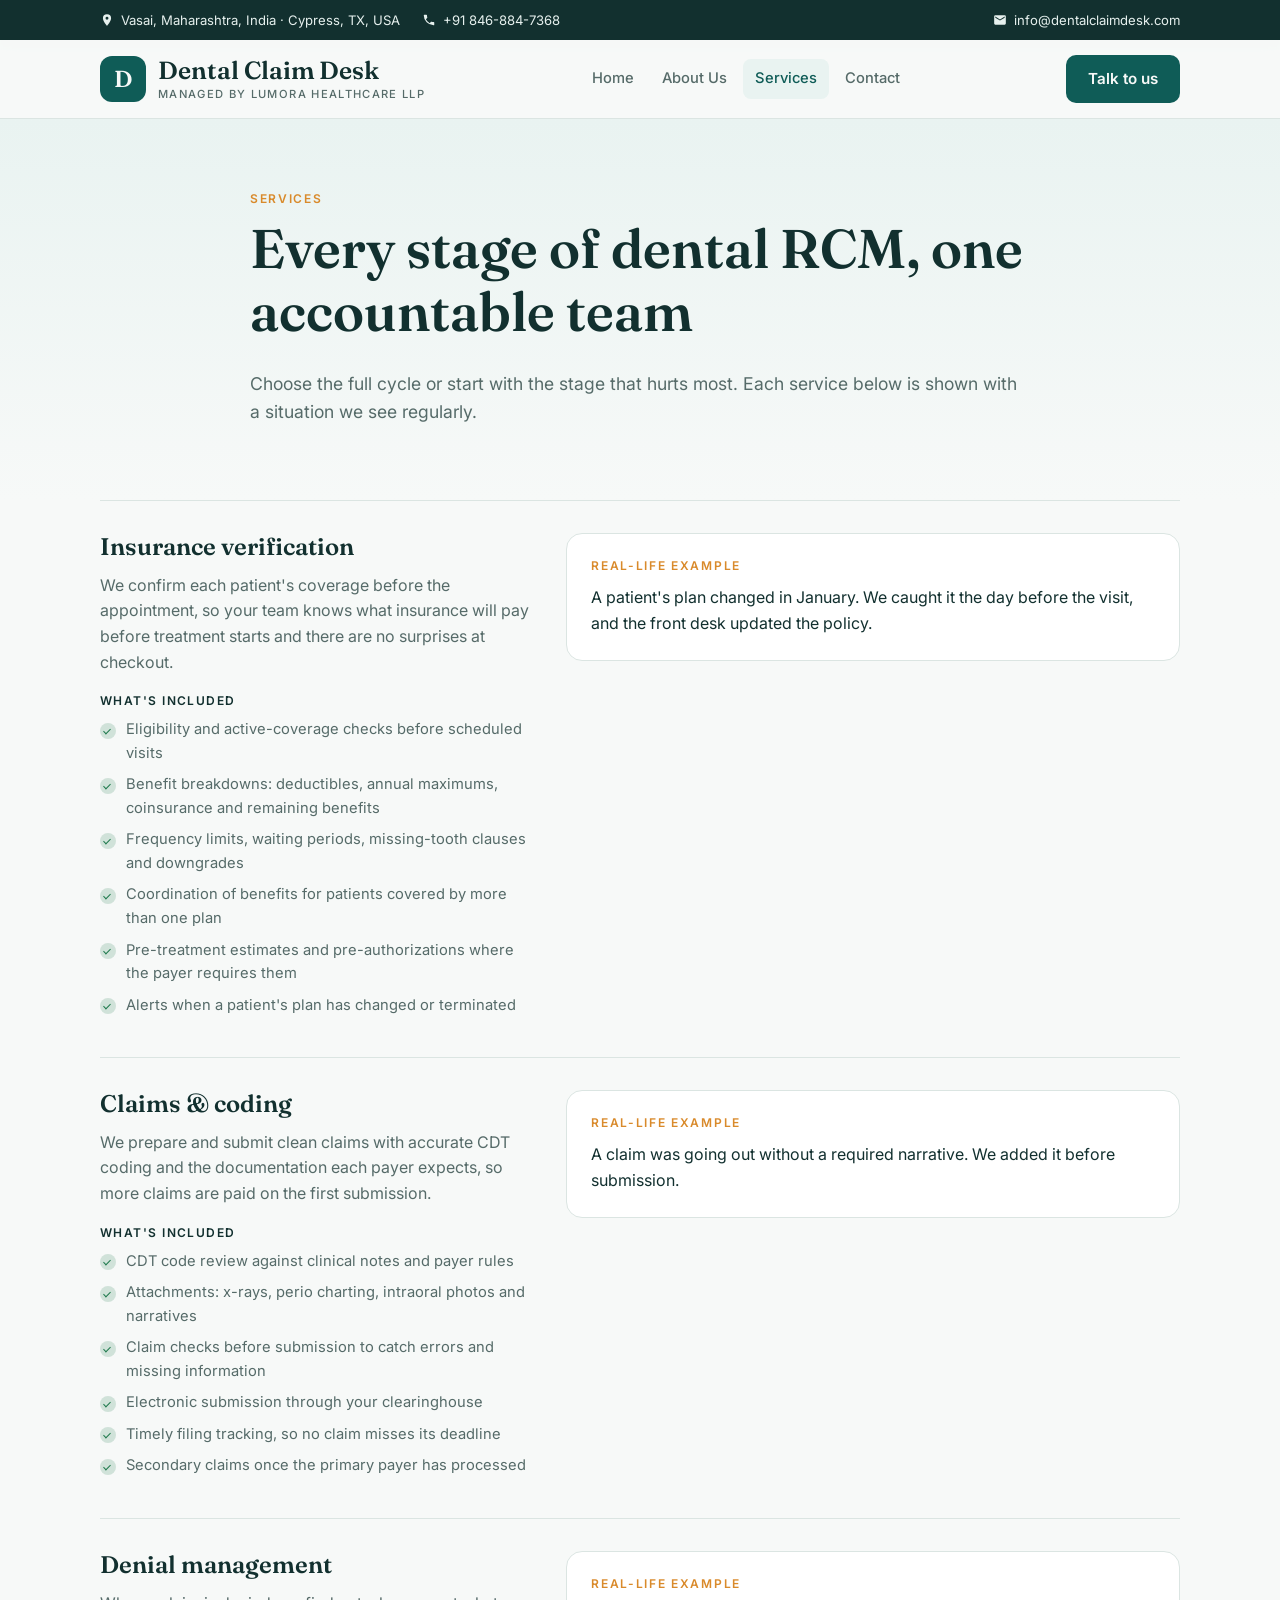
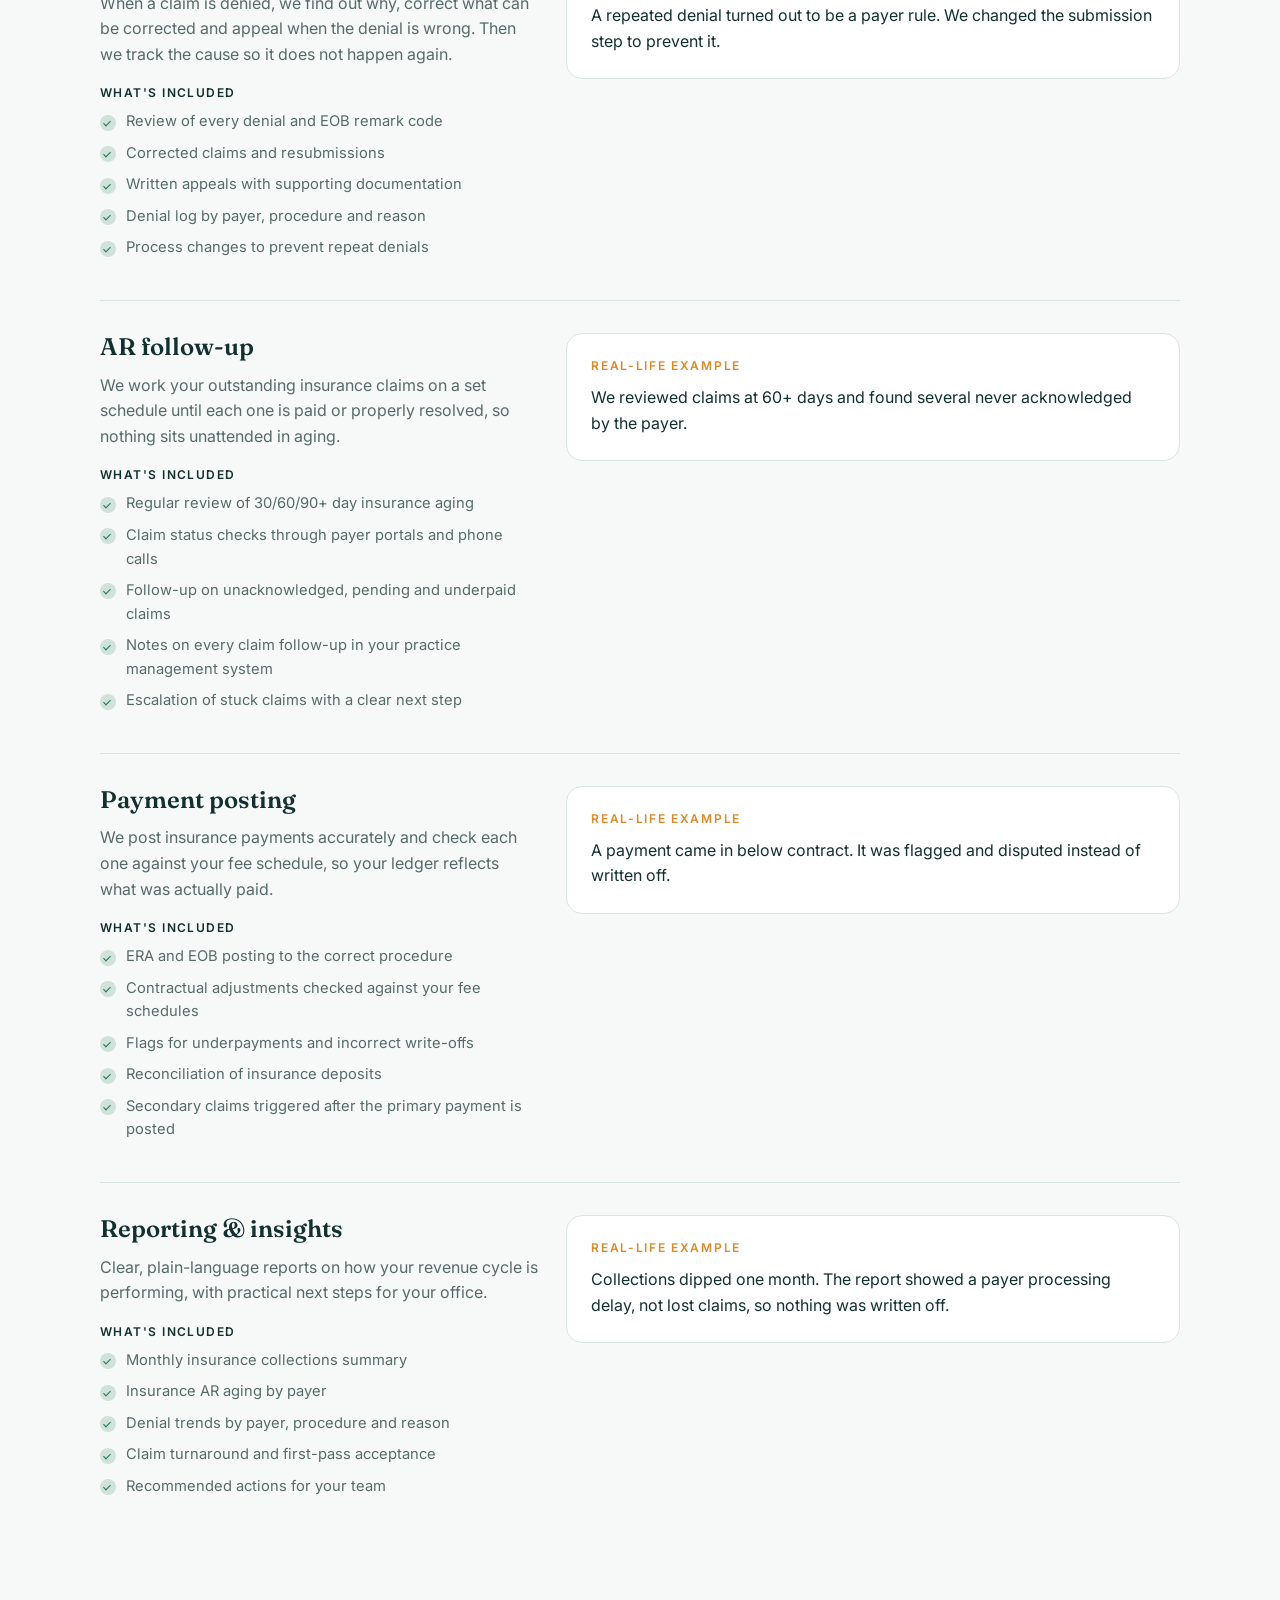
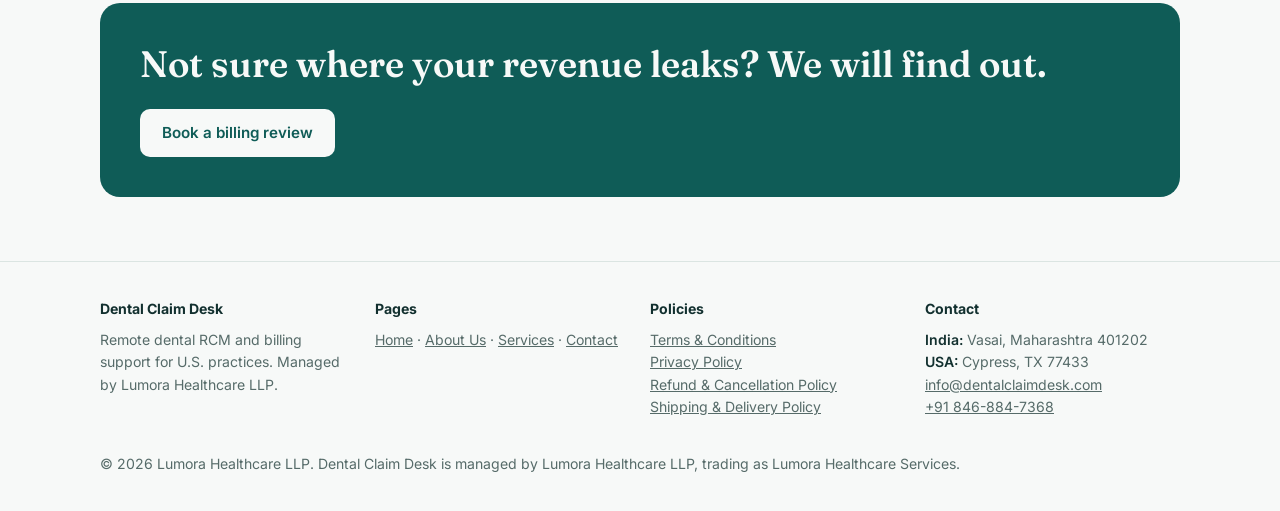
<file: services.html>
<!DOCTYPE html>
<html lang="en">
<head>
  <meta charset="utf-8">
  <meta name="viewport" content="width=device-width, initial-scale=1, viewport-fit=cover">
  <title>Services | Dental Claim Desk</title>
  <meta name="description" content="Every stage of dental RCM from one accountable team: verification, claims and coding, denials, AR follow-up, payment posting and reporting.">
  <link rel="preconnect" href="https://fonts.googleapis.com">
  <link rel="preconnect" href="https://fonts.gstatic.com" crossorigin>
  <link href="https://fonts.googleapis.com/css2?family=Fraunces:wght@500;600&family=Inter:wght@400;500;600&display=swap" rel="stylesheet">
  <link rel="stylesheet" href="assets/css/style.css">
</head>
<body>

<div class="topbar">
  <div class="w topbar-in">
    <div class="topbar-group">
      <span class="topbar-item hide-s"><svg viewBox="0 0 24 24" aria-hidden="true"><path d="M12 2a7 7 0 0 0-7 7c0 5.25 7 13 7 13s7-7.75 7-13a7 7 0 0 0-7-7zm0 9.5A2.5 2.5 0 1 1 12 6.5a2.5 2.5 0 0 1 0 5z"/></svg>Vasai, Maharashtra, India · Cypress, TX, USA</span>
      <a class="topbar-item" href="tel:+918468847368"><svg viewBox="0 0 24 24" aria-hidden="true"><path d="M6.6 10.8a15.1 15.1 0 0 0 6.6 6.6l2.2-2.2a1 1 0 0 1 1-.25 11.4 11.4 0 0 0 3.6.57 1 1 0 0 1 1 1V20a1 1 0 0 1-1 1A17 17 0 0 1 3 4a1 1 0 0 1 1-1h3.5a1 1 0 0 1 1 1c0 1.25.2 2.45.57 3.57a1 1 0 0 1-.25 1z"/></svg>+91 846-884-7368</a>
    </div>
    <a class="topbar-item" href="mailto:info@dentalclaimdesk.com"><svg viewBox="0 0 24 24" aria-hidden="true"><path d="M20 4H4a2 2 0 0 0-2 2v12a2 2 0 0 0 2 2h16a2 2 0 0 0 2-2V6a2 2 0 0 0-2-2zm0 4-8 5-8-5V6l8 5 8-5z"/></svg>info@dentalclaimdesk.com</a>
  </div>
</div>

<header>
  <div class="w nav">
    <a class="logo" href="index.html"><i aria-hidden="true">D</i><span>Dental Claim Desk<small>Managed by Lumora Healthcare LLP</small></span></a>
    <nav aria-label="Main"><a href="index.html">Home</a><a href="about.html">About Us</a><a href="services.html" class="on" aria-current="page">Services</a><a href="contact.html">Contact</a></nav>
    <a class="btn hide-s" href="contact.html">Talk to us</a>
  </div>
</header>

<main>
<div class="hero">
  <div class="w narrow">
    <span class="eyebrow">Services</span>
    <h1>Every stage of dental RCM, one accountable team</h1>
    <p class="lead">Choose the full cycle or start with the stage that hurts most. Each service below is shown with a situation we see regularly.</p>
  </div>
</div>

<div class="w">
  <div class="svc">
    <div>
      <h2>Insurance verification</h2>
      <p>We confirm each patient's coverage before the appointment, so your team knows what insurance will pay before treatment starts and there are no surprises at checkout.</p>
      <h3 class="inc-title">What's included</h3>
      <ul class="inc">
        <li>Eligibility and active-coverage checks before scheduled visits</li>
        <li>Benefit breakdowns: deductibles, annual maximums, coinsurance and remaining benefits</li>
        <li>Frequency limits, waiting periods, missing-tooth clauses and downgrades</li>
        <li>Coordination of benefits for patients covered by more than one plan</li>
        <li>Pre-treatment estimates and pre-authorizations where the payer requires them</li>
        <li>Alerts when a patient's plan has changed or terminated</li>
      </ul>
    </div>
    <div class="card"><span class="eyebrow">Real-life example</span><p>A patient's plan changed in January. We caught it the day before the visit, and the front desk updated the policy.</p></div>
  </div>
  <div class="svc">
    <div>
      <h2>Claims &amp; coding</h2>
      <p>We prepare and submit clean claims with accurate CDT coding and the documentation each payer expects, so more claims are paid on the first submission.</p>
      <h3 class="inc-title">What's included</h3>
      <ul class="inc">
        <li>CDT code review against clinical notes and payer rules</li>
        <li>Attachments: x-rays, perio charting, intraoral photos and narratives</li>
        <li>Claim checks before submission to catch errors and missing information</li>
        <li>Electronic submission through your clearinghouse</li>
        <li>Timely filing tracking, so no claim misses its deadline</li>
        <li>Secondary claims once the primary payer has processed</li>
      </ul>
    </div>
    <div class="card"><span class="eyebrow">Real-life example</span><p>A claim was going out without a required narrative. We added it before submission.</p></div>
  </div>
  <div class="svc">
    <div>
      <h2>Denial management</h2>
      <p>When a claim is denied, we find out why, correct what can be corrected and appeal when the denial is wrong. Then we track the cause so it does not happen again.</p>
      <h3 class="inc-title">What's included</h3>
      <ul class="inc">
        <li>Review of every denial and EOB remark code</li>
        <li>Corrected claims and resubmissions</li>
        <li>Written appeals with supporting documentation</li>
        <li>Denial log by payer, procedure and reason</li>
        <li>Process changes to prevent repeat denials</li>
      </ul>
    </div>
    <div class="card"><span class="eyebrow">Real-life example</span><p>A repeated denial turned out to be a payer rule. We changed the submission step to prevent it.</p></div>
  </div>
  <div class="svc">
    <div>
      <h2>AR follow-up</h2>
      <p>We work your outstanding insurance claims on a set schedule until each one is paid or properly resolved, so nothing sits unattended in aging.</p>
      <h3 class="inc-title">What's included</h3>
      <ul class="inc">
        <li>Regular review of 30/60/90+ day insurance aging</li>
        <li>Claim status checks through payer portals and phone calls</li>
        <li>Follow-up on unacknowledged, pending and underpaid claims</li>
        <li>Notes on every claim follow-up in your practice management system</li>
        <li>Escalation of stuck claims with a clear next step</li>
      </ul>
    </div>
    <div class="card"><span class="eyebrow">Real-life example</span><p>We reviewed claims at 60+ days and found several never acknowledged by the payer.</p></div>
  </div>
  <div class="svc">
    <div>
      <h2>Payment posting</h2>
      <p>We post insurance payments accurately and check each one against your fee schedule, so your ledger reflects what was actually paid.</p>
      <h3 class="inc-title">What's included</h3>
      <ul class="inc">
        <li>ERA and EOB posting to the correct procedure</li>
        <li>Contractual adjustments checked against your fee schedules</li>
        <li>Flags for underpayments and incorrect write-offs</li>
        <li>Reconciliation of insurance deposits</li>
        <li>Secondary claims triggered after the primary payment is posted</li>
      </ul>
    </div>
    <div class="card"><span class="eyebrow">Real-life example</span><p>A payment came in below contract. It was flagged and disputed instead of written off.</p></div>
  </div>
  <div class="svc">
    <div>
      <h2>Reporting &amp; insights</h2>
      <p>Clear, plain-language reports on how your revenue cycle is performing, with practical next steps for your office.</p>
      <h3 class="inc-title">What's included</h3>
      <ul class="inc">
        <li>Monthly insurance collections summary</li>
        <li>Insurance AR aging by payer</li>
        <li>Denial trends by payer, procedure and reason</li>
        <li>Claim turnaround and first-pass acceptance</li>
        <li>Recommended actions for your team</li>
      </ul>
    </div>
    <div class="card"><span class="eyebrow">Real-life example</span><p>Collections dipped one month. The report showed a payer processing delay, not lost claims, so nothing was written off.</p></div>
  </div>
</div>

<section>
  <div class="w"><div class="band"><h2>Not sure where your revenue leaks? We will find out.</h2><a class="btn" href="contact.html">Book a billing review</a></div></div>
</section>
</main>

<footer>
  <div class="w grid">
    <div><b>Dental Claim Desk</b><p>Remote dental RCM and billing support for U.S. practices. Managed by Lumora Healthcare LLP.</p></div>
    <div><b>Pages</b><p><a href="index.html">Home</a> · <a href="about.html">About Us</a> · <a href="services.html">Services</a> · <a href="contact.html">Contact</a></p></div>
    <div><b>Policies</b><p><a href="terms.html">Terms &amp; Conditions</a><br><a href="privacy.html">Privacy Policy</a><br><a href="refund-cancellation.html">Refund &amp; Cancellation Policy</a><br><a href="shipping-delivery.html">Shipping &amp; Delivery Policy</a></p></div>
    <div><b>Contact</b><p><strong>India:</strong> Vasai, Maharashtra 401202<br><strong>USA:</strong> Cypress, TX 77433<br><a href="mailto:info@dentalclaimdesk.com">info@dentalclaimdesk.com</a><br><a href="tel:+918468847368">+91 846-884-7368</a></p></div>
  </div>
  <div class="w legal">&copy; <span data-year>2026</span> Lumora Healthcare LLP. Dental Claim Desk is managed by Lumora Healthcare LLP, trading as Lumora Healthcare Services.</div>
</footer>

<script src="assets/js/main.js"></script>
</body>
</html>
</file>
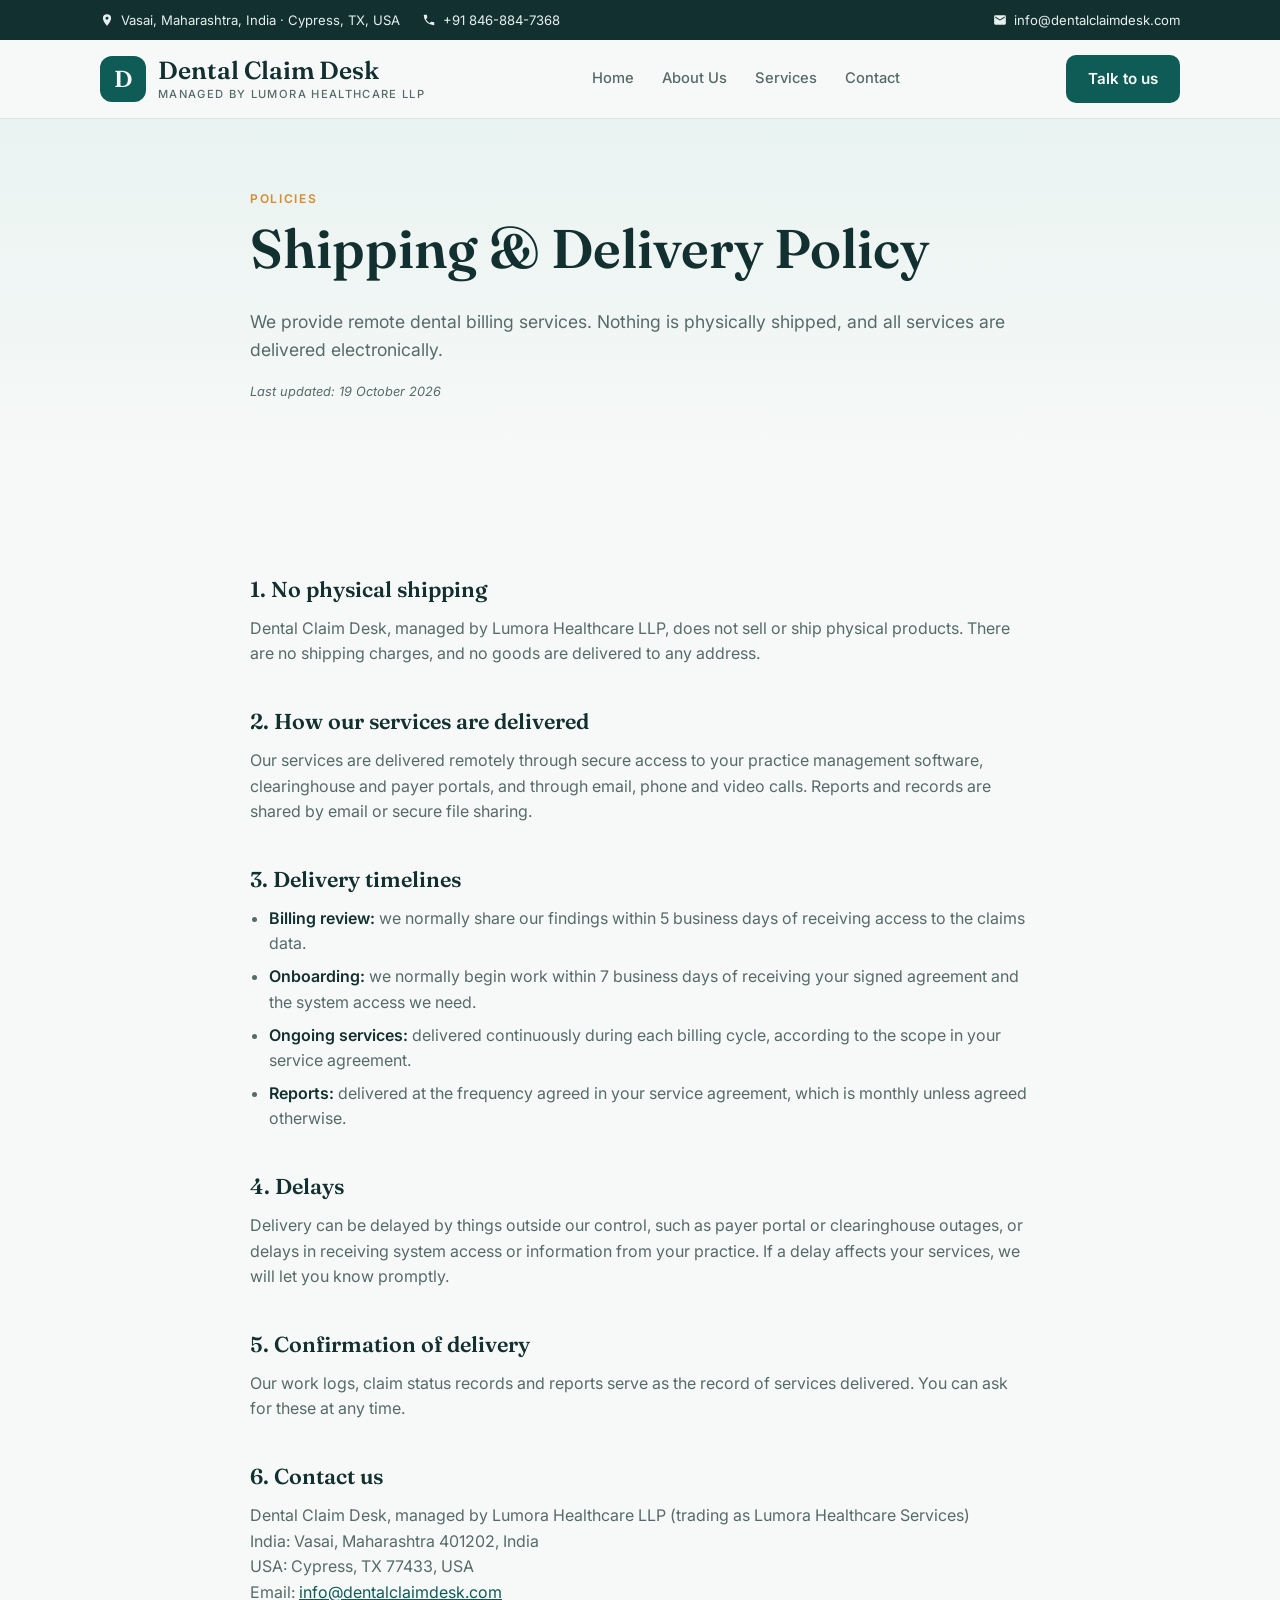
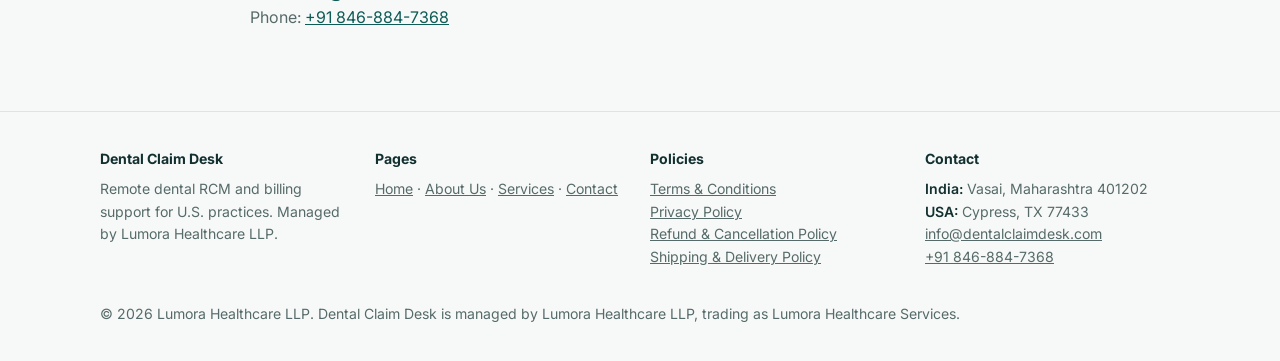
<file: shipping-delivery.html>
<!DOCTYPE html>
<html lang="en">
<head>
  <meta charset="utf-8">
  <meta name="viewport" content="width=device-width, initial-scale=1, viewport-fit=cover">
  <title>Shipping &amp; Delivery Policy | Dental Claim Desk</title>
  <meta name="description" content="Dental Claim Desk delivers remote dental billing services electronically. No physical products are shipped.">
  <link rel="preconnect" href="https://fonts.googleapis.com">
  <link rel="preconnect" href="https://fonts.gstatic.com" crossorigin>
  <link href="https://fonts.googleapis.com/css2?family=Fraunces:wght@500;600&family=Inter:wght@400;500;600&display=swap" rel="stylesheet">
  <link rel="stylesheet" href="assets/css/style.css">
</head>
<body>

<div class="topbar">
  <div class="w topbar-in">
    <div class="topbar-group">
      <span class="topbar-item hide-s"><svg viewBox="0 0 24 24" aria-hidden="true"><path d="M12 2a7 7 0 0 0-7 7c0 5.25 7 13 7 13s7-7.75 7-13a7 7 0 0 0-7-7zm0 9.5A2.5 2.5 0 1 1 12 6.5a2.5 2.5 0 0 1 0 5z"/></svg>Vasai, Maharashtra, India · Cypress, TX, USA</span>
      <a class="topbar-item" href="tel:+918468847368"><svg viewBox="0 0 24 24" aria-hidden="true"><path d="M6.6 10.8a15.1 15.1 0 0 0 6.6 6.6l2.2-2.2a1 1 0 0 1 1-.25 11.4 11.4 0 0 0 3.6.57 1 1 0 0 1 1 1V20a1 1 0 0 1-1 1A17 17 0 0 1 3 4a1 1 0 0 1 1-1h3.5a1 1 0 0 1 1 1c0 1.25.2 2.45.57 3.57a1 1 0 0 1-.25 1z"/></svg>+91 846-884-7368</a>
    </div>
    <a class="topbar-item" href="mailto:info@dentalclaimdesk.com"><svg viewBox="0 0 24 24" aria-hidden="true"><path d="M20 4H4a2 2 0 0 0-2 2v12a2 2 0 0 0 2 2h16a2 2 0 0 0 2-2V6a2 2 0 0 0-2-2zm0 4-8 5-8-5V6l8 5 8-5z"/></svg>info@dentalclaimdesk.com</a>
  </div>
</div>

<header>
  <div class="w nav">
    <a class="logo" href="index.html"><i aria-hidden="true">D</i><span>Dental Claim Desk<small>Managed by Lumora Healthcare LLP</small></span></a>
    <nav aria-label="Main"><a href="index.html">Home</a><a href="about.html">About Us</a><a href="services.html">Services</a><a href="contact.html">Contact</a></nav>
    <a class="btn hide-s" href="contact.html">Talk to us</a>
  </div>
</header>

<main>
<div class="hero">
  <div class="w narrow">
    <span class="eyebrow">Policies</span>
    <h1>Shipping &amp; Delivery Policy</h1>
    <p class="lead">We provide remote dental billing services. Nothing is physically shipped, and all services are delivered electronically.</p>
    <p class="note">Last updated: 19 October 2026</p>
  </div>
</div>

<section>
  <div class="w narrow legal-doc">

<h2>1. No physical shipping</h2>
<p>Dental Claim Desk, managed by Lumora Healthcare LLP, does not sell or ship physical products. There are no shipping charges, and no goods are delivered to any address.</p>

<h2>2. How our services are delivered</h2>
<p>Our services are delivered remotely through secure access to your practice management software, clearinghouse and payer portals, and through email, phone and video calls. Reports and records are shared by email or secure file sharing.</p>

<h2>3. Delivery timelines</h2>
<ul>
  <li><strong>Billing review:</strong> we normally share our findings within 5 business days of receiving access to the claims data.</li>
  <li><strong>Onboarding:</strong> we normally begin work within 7 business days of receiving your signed agreement and the system access we need.</li>
  <li><strong>Ongoing services:</strong> delivered continuously during each billing cycle, according to the scope in your service agreement.</li>
  <li><strong>Reports:</strong> delivered at the frequency agreed in your service agreement, which is monthly unless agreed otherwise.</li>
</ul>

<h2>4. Delays</h2>
<p>Delivery can be delayed by things outside our control, such as payer portal or clearinghouse outages, or delays in receiving system access or information from your practice. If a delay affects your services, we will let you know promptly.</p>

<h2>5. Confirmation of delivery</h2>
<p>Our work logs, claim status records and reports serve as the record of services delivered. You can ask for these at any time.</p>

<h2>6. Contact us</h2>
<p>Dental Claim Desk, managed by Lumora Healthcare LLP (trading as Lumora Healthcare Services)<br>
India: Vasai, Maharashtra 401202, India<br>
USA: Cypress, TX 77433, USA<br>
Email: <a href="mailto:info@dentalclaimdesk.com">info@dentalclaimdesk.com</a><br>
Phone: <a href="tel:+918468847368">+91 846-884-7368</a></p>

  </div>
</section>
</main>

<footer>
  <div class="w grid">
    <div><b>Dental Claim Desk</b><p>Remote dental RCM and billing support for U.S. practices. Managed by Lumora Healthcare LLP.</p></div>
    <div><b>Pages</b><p><a href="index.html">Home</a> · <a href="about.html">About Us</a> · <a href="services.html">Services</a> · <a href="contact.html">Contact</a></p></div>
    <div><b>Policies</b><p><a href="terms.html">Terms &amp; Conditions</a><br><a href="privacy.html">Privacy Policy</a><br><a href="refund-cancellation.html">Refund &amp; Cancellation Policy</a><br><a href="shipping-delivery.html">Shipping &amp; Delivery Policy</a></p></div>
    <div><b>Contact</b><p><strong>India:</strong> Vasai, Maharashtra 401202<br><strong>USA:</strong> Cypress, TX 77433<br><a href="mailto:info@dentalclaimdesk.com">info@dentalclaimdesk.com</a><br><a href="tel:+918468847368">+91 846-884-7368</a></p></div>
  </div>
  <div class="w legal">&copy; <span data-year>2026</span> Lumora Healthcare LLP. Dental Claim Desk is managed by Lumora Healthcare LLP, trading as Lumora Healthcare Services.</div>
</footer>

<script src="assets/js/main.js"></script>
</body>
</html>
</file>
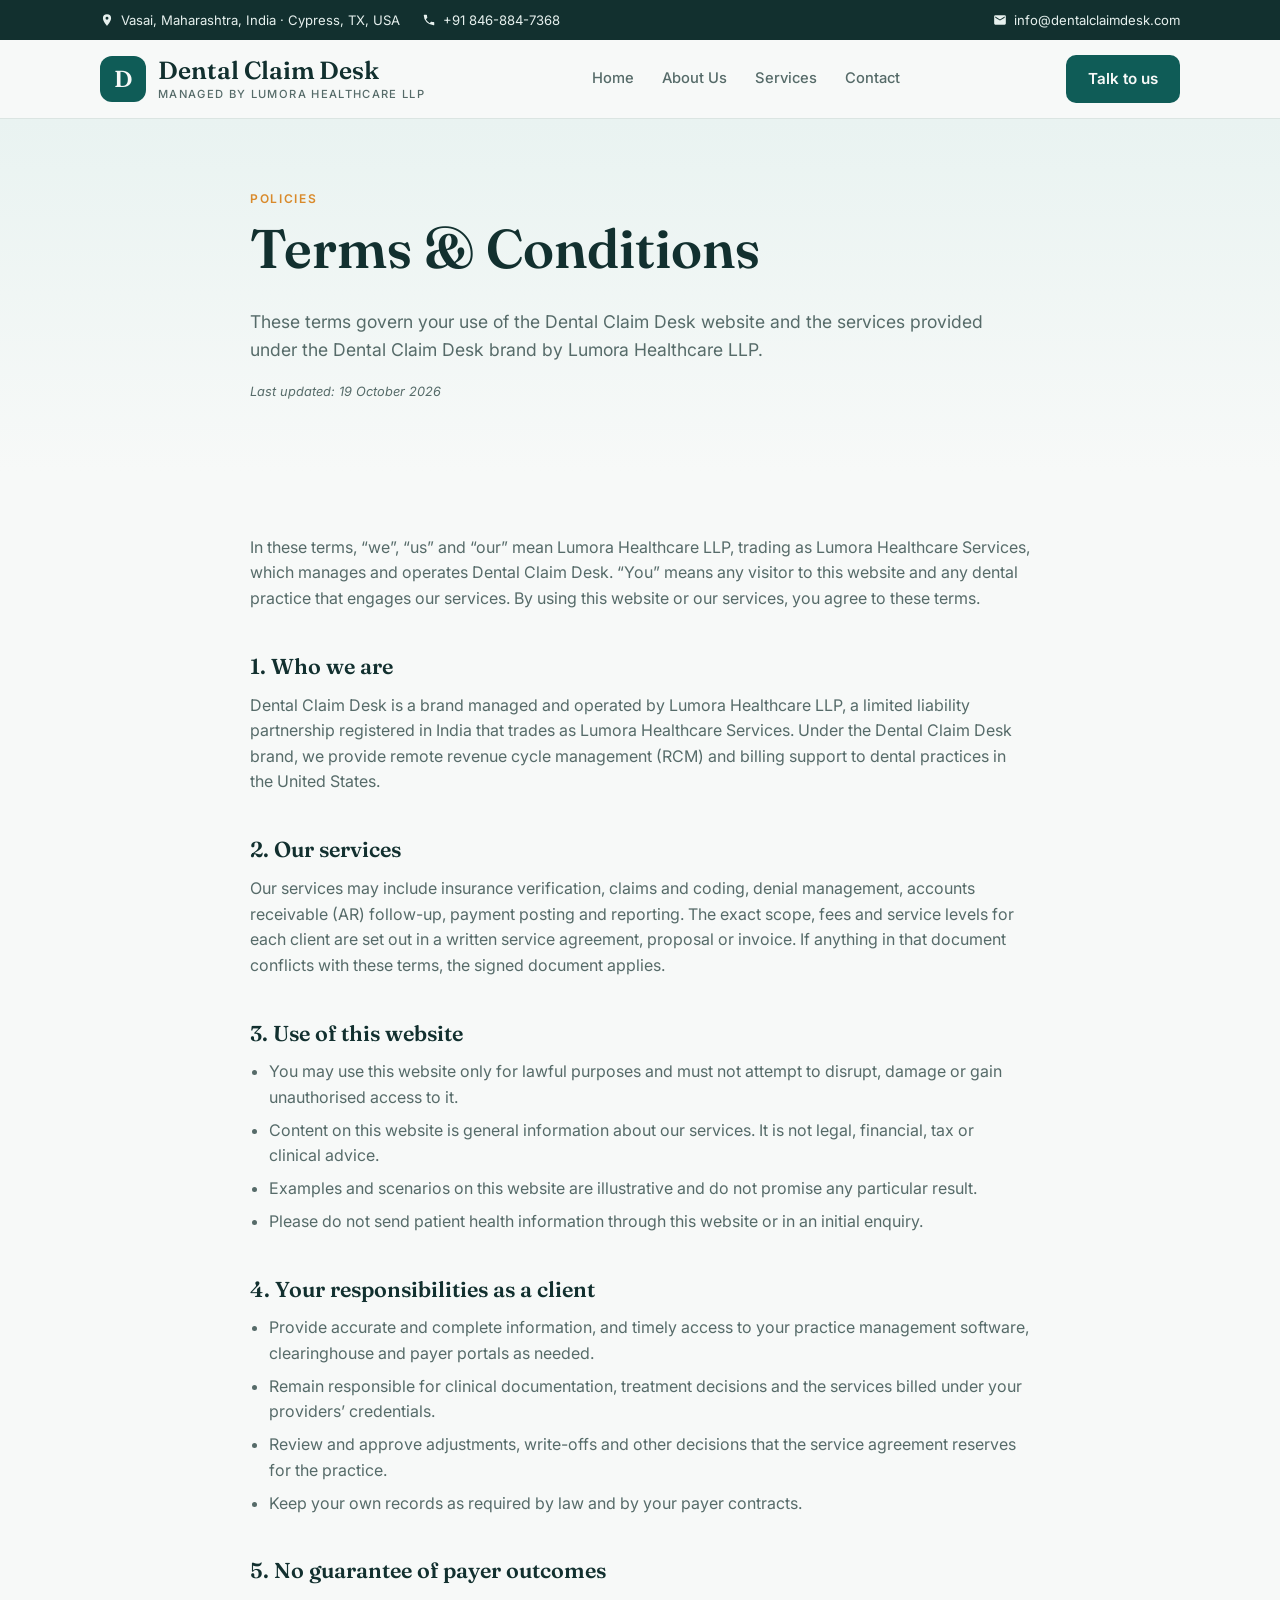
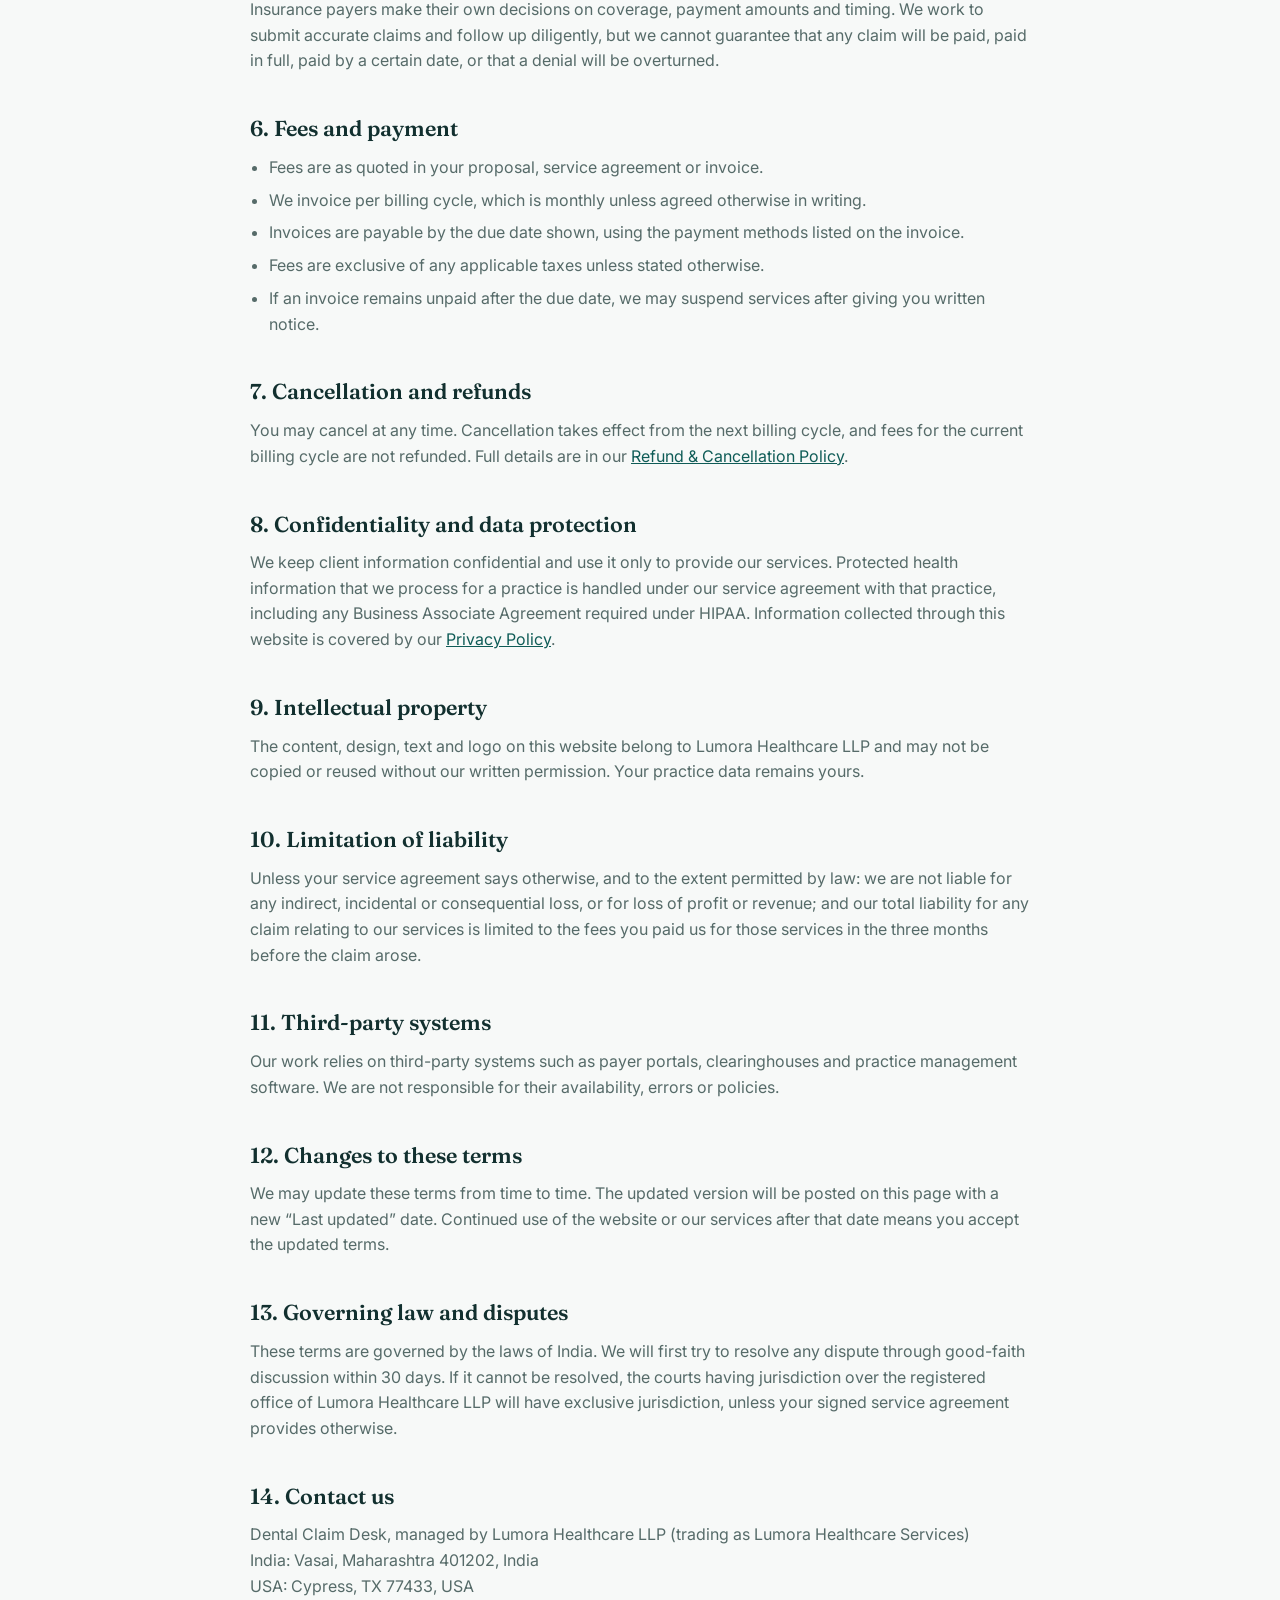
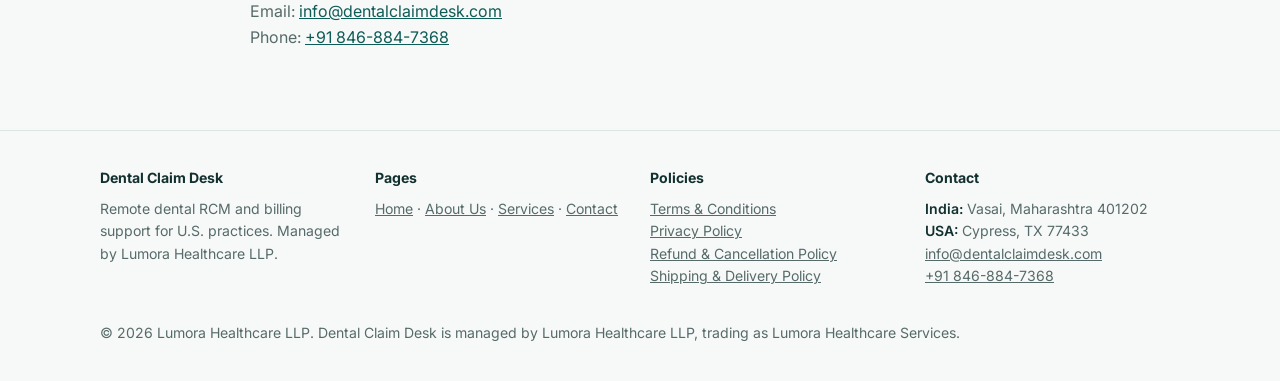
<file: terms.html>
<!DOCTYPE html>
<html lang="en">
<head>
  <meta charset="utf-8">
  <meta name="viewport" content="width=device-width, initial-scale=1, viewport-fit=cover">
  <title>Terms &amp; Conditions | Dental Claim Desk</title>
  <meta name="description" content="Terms and conditions for using the Dental Claim Desk website and services, provided by Lumora Healthcare LLP.">
  <link rel="preconnect" href="https://fonts.googleapis.com">
  <link rel="preconnect" href="https://fonts.gstatic.com" crossorigin>
  <link href="https://fonts.googleapis.com/css2?family=Fraunces:wght@500;600&family=Inter:wght@400;500;600&display=swap" rel="stylesheet">
  <link rel="stylesheet" href="assets/css/style.css">
</head>
<body>

<div class="topbar">
  <div class="w topbar-in">
    <div class="topbar-group">
      <span class="topbar-item hide-s"><svg viewBox="0 0 24 24" aria-hidden="true"><path d="M12 2a7 7 0 0 0-7 7c0 5.25 7 13 7 13s7-7.75 7-13a7 7 0 0 0-7-7zm0 9.5A2.5 2.5 0 1 1 12 6.5a2.5 2.5 0 0 1 0 5z"/></svg>Vasai, Maharashtra, India · Cypress, TX, USA</span>
      <a class="topbar-item" href="tel:+918468847368"><svg viewBox="0 0 24 24" aria-hidden="true"><path d="M6.6 10.8a15.1 15.1 0 0 0 6.6 6.6l2.2-2.2a1 1 0 0 1 1-.25 11.4 11.4 0 0 0 3.6.57 1 1 0 0 1 1 1V20a1 1 0 0 1-1 1A17 17 0 0 1 3 4a1 1 0 0 1 1-1h3.5a1 1 0 0 1 1 1c0 1.25.2 2.45.57 3.57a1 1 0 0 1-.25 1z"/></svg>+91 846-884-7368</a>
    </div>
    <a class="topbar-item" href="mailto:info@dentalclaimdesk.com"><svg viewBox="0 0 24 24" aria-hidden="true"><path d="M20 4H4a2 2 0 0 0-2 2v12a2 2 0 0 0 2 2h16a2 2 0 0 0 2-2V6a2 2 0 0 0-2-2zm0 4-8 5-8-5V6l8 5 8-5z"/></svg>info@dentalclaimdesk.com</a>
  </div>
</div>

<header>
  <div class="w nav">
    <a class="logo" href="index.html"><i aria-hidden="true">D</i><span>Dental Claim Desk<small>Managed by Lumora Healthcare LLP</small></span></a>
    <nav aria-label="Main"><a href="index.html">Home</a><a href="about.html">About Us</a><a href="services.html">Services</a><a href="contact.html">Contact</a></nav>
    <a class="btn hide-s" href="contact.html">Talk to us</a>
  </div>
</header>

<main>
<div class="hero">
  <div class="w narrow">
    <span class="eyebrow">Policies</span>
    <h1>Terms &amp; Conditions</h1>
    <p class="lead">These terms govern your use of the Dental Claim Desk website and the services provided under the Dental Claim Desk brand by Lumora Healthcare LLP.</p>
    <p class="note">Last updated: 19 October 2026</p>
  </div>
</div>

<section>
  <div class="w narrow legal-doc">

<p>In these terms, “we”, “us” and “our” mean Lumora Healthcare LLP, trading as Lumora Healthcare Services, which manages and operates Dental Claim Desk. “You” means any visitor to this website and any dental practice that engages our services. By using this website or our services, you agree to these terms.</p>

<h2>1. Who we are</h2>
<p>Dental Claim Desk is a brand managed and operated by Lumora Healthcare LLP, a limited liability partnership registered in India that trades as Lumora Healthcare Services. Under the Dental Claim Desk brand, we provide remote revenue cycle management (RCM) and billing support to dental practices in the United States.</p>

<h2>2. Our services</h2>
<p>Our services may include insurance verification, claims and coding, denial management, accounts receivable (AR) follow-up, payment posting and reporting. The exact scope, fees and service levels for each client are set out in a written service agreement, proposal or invoice. If anything in that document conflicts with these terms, the signed document applies.</p>

<h2>3. Use of this website</h2>
<ul>
  <li>You may use this website only for lawful purposes and must not attempt to disrupt, damage or gain unauthorised access to it.</li>
  <li>Content on this website is general information about our services. It is not legal, financial, tax or clinical advice.</li>
  <li>Examples and scenarios on this website are illustrative and do not promise any particular result.</li>
  <li>Please do not send patient health information through this website or in an initial enquiry.</li>
</ul>

<h2>4. Your responsibilities as a client</h2>
<ul>
  <li>Provide accurate and complete information, and timely access to your practice management software, clearinghouse and payer portals as needed.</li>
  <li>Remain responsible for clinical documentation, treatment decisions and the services billed under your providers’ credentials.</li>
  <li>Review and approve adjustments, write-offs and other decisions that the service agreement reserves for the practice.</li>
  <li>Keep your own records as required by law and by your payer contracts.</li>
</ul>

<h2>5. No guarantee of payer outcomes</h2>
<p>Insurance payers make their own decisions on coverage, payment amounts and timing. We work to submit accurate claims and follow up diligently, but we cannot guarantee that any claim will be paid, paid in full, paid by a certain date, or that a denial will be overturned.</p>

<h2>6. Fees and payment</h2>
<ul>
  <li>Fees are as quoted in your proposal, service agreement or invoice.</li>
  <li>We invoice per billing cycle, which is monthly unless agreed otherwise in writing.</li>
  <li>Invoices are payable by the due date shown, using the payment methods listed on the invoice.</li>
  <li>Fees are exclusive of any applicable taxes unless stated otherwise.</li>
  <li>If an invoice remains unpaid after the due date, we may suspend services after giving you written notice.</li>
</ul>

<h2>7. Cancellation and refunds</h2>
<p>You may cancel at any time. Cancellation takes effect from the next billing cycle, and fees for the current billing cycle are not refunded. Full details are in our <a href="refund-cancellation.html">Refund &amp; Cancellation Policy</a>.</p>

<h2>8. Confidentiality and data protection</h2>
<p>We keep client information confidential and use it only to provide our services. Protected health information that we process for a practice is handled under our service agreement with that practice, including any Business Associate Agreement required under HIPAA. Information collected through this website is covered by our <a href="privacy.html">Privacy Policy</a>.</p>

<h2>9. Intellectual property</h2>
<p>The content, design, text and logo on this website belong to Lumora Healthcare LLP and may not be copied or reused without our written permission. Your practice data remains yours.</p>

<h2>10. Limitation of liability</h2>
<p>Unless your service agreement says otherwise, and to the extent permitted by law: we are not liable for any indirect, incidental or consequential loss, or for loss of profit or revenue; and our total liability for any claim relating to our services is limited to the fees you paid us for those services in the three months before the claim arose.</p>

<h2>11. Third-party systems</h2>
<p>Our work relies on third-party systems such as payer portals, clearinghouses and practice management software. We are not responsible for their availability, errors or policies.</p>

<h2>12. Changes to these terms</h2>
<p>We may update these terms from time to time. The updated version will be posted on this page with a new “Last updated” date. Continued use of the website or our services after that date means you accept the updated terms.</p>

<h2>13. Governing law and disputes</h2>
<p>These terms are governed by the laws of India. We will first try to resolve any dispute through good-faith discussion within 30 days. If it cannot be resolved, the courts having jurisdiction over the registered office of Lumora Healthcare LLP will have exclusive jurisdiction, unless your signed service agreement provides otherwise.</p>

<h2>14. Contact us</h2>
<p>Dental Claim Desk, managed by Lumora Healthcare LLP (trading as Lumora Healthcare Services)<br>
India: Vasai, Maharashtra 401202, India<br>
USA: Cypress, TX 77433, USA<br>
Email: <a href="mailto:info@dentalclaimdesk.com">info@dentalclaimdesk.com</a><br>
Phone: <a href="tel:+918468847368">+91 846-884-7368</a></p>

  </div>
</section>
</main>

<footer>
  <div class="w grid">
    <div><b>Dental Claim Desk</b><p>Remote dental RCM and billing support for U.S. practices. Managed by Lumora Healthcare LLP.</p></div>
    <div><b>Pages</b><p><a href="index.html">Home</a> · <a href="about.html">About Us</a> · <a href="services.html">Services</a> · <a href="contact.html">Contact</a></p></div>
    <div><b>Policies</b><p><a href="terms.html">Terms &amp; Conditions</a><br><a href="privacy.html">Privacy Policy</a><br><a href="refund-cancellation.html">Refund &amp; Cancellation Policy</a><br><a href="shipping-delivery.html">Shipping &amp; Delivery Policy</a></p></div>
    <div><b>Contact</b><p><strong>India:</strong> Vasai, Maharashtra 401202<br><strong>USA:</strong> Cypress, TX 77433<br><a href="mailto:info@dentalclaimdesk.com">info@dentalclaimdesk.com</a><br><a href="tel:+918468847368">+91 846-884-7368</a></p></div>
  </div>
  <div class="w legal">&copy; <span data-year>2026</span> Lumora Healthcare LLP. Dental Claim Desk is managed by Lumora Healthcare LLP, trading as Lumora Healthcare Services.</div>
</footer>

<script src="assets/js/main.js"></script>
</body>
</html>
</file>
<file: assets/css/style.css>
/* ==========================================================================
   Tokens (light + dark)
   ========================================================================== */
:root {
  --bg: #f7f9f8;
  --surf: #fff;
  --ink: #12302f;
  --mute: #566b69;
  --line: #dbe5e2;
  --brand: #0f5c57;
  --brand2: #e9f3f1;
  --accent: #d98a2b;
  --bad: #a8442f;
  --good: #1f7a4d;
  box-sizing: border-box;
  padding-top: env(safe-area-inset-top, 0px);
  padding-bottom: env(safe-area-inset-bottom, 0px);
}
@media (prefers-color-scheme: dark) {
  :root:not([data-theme="light"]) {
    --bg: #0d1a19;
    --surf: #142624;
    --ink: #e6f0ee;
    --mute: #9bb2ae;
    --line: #264340;
    --brand: #5cc2b8;
    --brand2: #173331;
    --accent: #f0a84a;
    --bad: #e8856f;
    --good: #6fcf9b;
  }
}
:root[data-theme="dark"] {
  --bg: #0d1a19;
  --surf: #142624;
  --ink: #e6f0ee;
  --mute: #9bb2ae;
  --line: #264340;
  --brand: #5cc2b8;
  --brand2: #173331;
  --accent: #f0a84a;
  --bad: #e8856f;
  --good: #6fcf9b;
}

/* ==========================================================================
   Base
   ========================================================================== */
html { scroll-padding-top: env(safe-area-inset-top, 0px); }
*, *::before, *::after { box-sizing: border-box; }
body {
  margin: 0;
  background: var(--bg);
  color: var(--ink);
  font: 400 16px/1.6 Inter, system-ui, sans-serif;
}
h1, h2, h3 { font-family: Fraunces, Georgia, serif; font-weight: 600; line-height: 1.15; margin: 0 0 .5em; }
h1 { font-size: clamp(2.1rem, 5vw, 3.4rem); }
h2 { font-size: clamp(1.6rem, 3.2vw, 2.3rem); }
h3 { font-size: 1.15rem; }
p { margin: 0 0 1em; color: var(--mute); }
a { color: inherit; }

.w { max-width: 1120px; margin: 0 auto; padding: 0 20px; }
.w.narrow { max-width: 820px; }
section { padding: 64px 0; }
section.flush { padding-top: 0; }
.eyebrow {
  display: block;
  font: 600 .75rem Inter, system-ui, sans-serif;
  letter-spacing: .14em;
  text-transform: uppercase;
  color: var(--accent);
  margin-bottom: 12px;
}
.lead { font-size: 1.1rem; }
.note { font-size: .8rem; color: var(--mute); font-style: italic; }

/* ==========================================================================
   Header
   ========================================================================== */
header {
  position: sticky;
  top: env(safe-area-inset-top, 0px);
  z-index: 9;
  background: color-mix(in srgb, var(--bg) 92%, transparent);
  backdrop-filter: blur(8px);
  border-bottom: 1px solid var(--line);
}
.nav { display: flex; align-items: center; justify-content: space-between; gap: 12px; height: 78px; }
.logo { display: flex; align-items: center; gap: 12px; font-family: Fraunces, serif; font-weight: 600; font-size: 1.55rem; line-height: 1.1; text-decoration: none; }
.logo i {
  flex: none;
  width: 46px; height: 46px;
  border-radius: 12px;
  background: var(--brand);
  display: grid; place-items: center;
  color: var(--bg);
  font-style: normal;
  font-size: 1.45rem;
}
.logo small {
  display: block;
  font: 500 .7rem Inter, system-ui, sans-serif;
  letter-spacing: .12em;
  color: var(--mute);
  text-transform: uppercase;
  margin-top: 3px;
}
nav { display: flex; gap: 4px; overflow-x: auto; }
nav a {
  padding: 8px 12px;
  border-radius: 8px;
  text-decoration: none;
  font-weight: 500;
  font-size: .92rem;
  color: var(--mute);
  white-space: nowrap;
}
nav a.on, nav a:hover { color: var(--brand); background: var(--brand2); }
@media (max-width: 560px) {
  .nav { flex-wrap: wrap; height: auto; padding-top: 10px; padding-bottom: 8px; row-gap: 6px; }
  .logo { font-size: 1.3rem; gap: 10px; }
  .logo i { width: 40px; height: 40px; font-size: 1.25rem; }
  .logo small { font-size: .62rem; }
  nav { width: 100%; margin: 0 -12px; }
}

/* ==========================================================================
   Buttons
   ========================================================================== */
.btn {
  display: inline-block;
  background: var(--brand);
  color: var(--bg);
  padding: 12px 22px;
  border-radius: 10px;
  font-weight: 600;
  text-decoration: none;
  border: 0;
  cursor: pointer;
  font-size: .95rem;
  font-family: inherit;
}
.btn.o { background: transparent; color: var(--brand); border: 1.5px solid var(--brand); }
.cta { display: flex; gap: 12px; flex-wrap: wrap; margin-top: 24px; }
.hide-s { display: inline-block; }
@media (max-width: 760px) {
  .hide-s { display: none; }
}

/* ==========================================================================
   Layout pieces
   ========================================================================== */
.hero { padding: 72px 0 56px; background: linear-gradient(180deg, var(--brand2), var(--bg)); }
.grid { display: grid; gap: 20px; }
.g2 { grid-template-columns: repeat(auto-fit, minmax(300px, 1fr)); }
.g3 { grid-template-columns: repeat(auto-fit, minmax(260px, 1fr)); }
.hero .grid { grid-template-columns: 1.2fr 1fr; align-items: center; gap: 40px; }
@media (max-width: 860px) {
  .hero .grid { grid-template-columns: 1fr; }
}
.card { background: var(--surf); border: 1px solid var(--line); border-radius: 16px; padding: 24px; }

.stat { display: grid; grid-template-columns: repeat(3, 1fr); gap: 12px; margin-top: 32px; }
.stat b { font: 600 1.9rem Fraunces, serif; color: var(--brand); display: block; }
.stat span { font-size: .82rem; color: var(--mute); }

.chk { list-style: none; padding: 0; margin: 0; }
.chk li { padding: 10px 0; border-bottom: 1px solid var(--line); display: flex; justify-content: space-between; gap: 10px; font-size: .92rem; }
.chk em { align-self: center; font-style: normal; font-weight: 600; font-size: .78rem; padding: 2px 10px; border-radius: 99px; white-space: nowrap; }
.ok { background: color-mix(in srgb, var(--good) 18%, transparent); color: var(--good); }
.no { background: color-mix(in srgb, var(--bad) 18%, transparent); color: var(--bad); }

/* Scenario tabs */
.cyc { display: flex; gap: 8px; flex-wrap: wrap; margin: 24px 0; }
.cyc button {
  font: 500 .9rem Inter, system-ui, sans-serif;
  padding: 10px 16px;
  border-radius: 99px;
  border: 1px solid var(--line);
  background: var(--surf);
  color: var(--ink);
  cursor: pointer;
}
.cyc button.on { background: var(--brand); color: var(--bg); border-color: var(--brand); }
.sc { display: none; }
.sc.on { display: grid; grid-template-columns: repeat(auto-fit, minmax(260px, 1fr)); gap: 20px; }
.sc .card h3 { font-size: .78rem; font-family: Inter, system-ui, sans-serif; letter-spacing: .1em; text-transform: uppercase; margin-bottom: 10px; }
.sc .c1 h3 { color: var(--bad); }
.sc .c2 h3 { color: var(--accent); }
.sc .c3 h3 { color: var(--good); }
.sc .card p { color: var(--ink); margin: 0; }

/* Call-to-action band */
.band {
  background: var(--brand);
  color: var(--bg);
  border-radius: 20px;
  padding: 40px;
  display: flex;
  gap: 24px;
  justify-content: space-between;
  align-items: center;
  flex-wrap: wrap;
}
.band h2 { margin: 0; color: var(--bg); }
.band .btn { background: var(--bg); color: var(--brand); }

/* Numbered process steps */
.steps { counter-reset: s; }
.steps .card { position: relative; padding-top: 48px; }
.steps .card::before {
  counter-increment: s;
  content: "0" counter(s);
  position: absolute;
  top: 16px; left: 24px;
  font: 600 1.1rem Fraunces, serif;
  color: var(--accent);
}

/* Services list */
.tag {
  display: inline-block;
  font-size: .75rem;
  font-weight: 600;
  background: var(--brand2);
  color: var(--brand);
  padding: 3px 10px;
  border-radius: 99px;
  margin: 0 6px 6px 0;
}
.svc { display: grid; grid-template-columns: 1fr 1.4fr; gap: 28px; align-items: start; padding: 32px 0; border-top: 1px solid var(--line); }
.svc h2 { font-size: 1.5rem; }
.svc .card p { margin: 0; color: var(--ink); }
@media (max-width: 760px) {
  .svc { grid-template-columns: 1fr; }
}

/* Forms */
label { display: block; font-weight: 500; font-size: .88rem; margin: 14px 0 6px; }
input, select, textarea {
  width: 100%;
  padding: 12px;
  border-radius: 10px;
  border: 1px solid var(--line);
  background: var(--bg);
  color: var(--ink);
  font: inherit;
}

/* ==========================================================================
   Footer
   ========================================================================== */
footer { border-top: 1px solid var(--line); padding: 36px 0; font-size: .88rem; color: var(--mute); }
footer .grid { grid-template-columns: repeat(auto-fit, minmax(220px, 1fr)); }
footer b { color: var(--ink); }
footer .grid p { margin-top: 8px; }
footer .legal { margin-top: 20px; }

/* ==========================================================================
   Policy pages
   ========================================================================== */
.legal-doc h2 { font-size: 1.35rem; margin: 2em 0 .6em; }
.legal-doc p, .legal-doc li { color: var(--mute); }
.legal-doc ul { padding-left: 1.2em; margin: 0 0 1em; }
.legal-doc li { margin-bottom: .45em; }
.legal-doc strong { color: var(--ink); font-weight: 600; }
.legal-doc a, .note a { color: var(--brand); }
.legal-doc .summary { margin-bottom: 8px; }
.legal-doc .summary ul { padding-left: 0; }
.legal-doc .summary li { margin-bottom: 0; color: var(--ink); }

/* ==========================================================================
   Our team
   ========================================================================== */
.team { display: grid; grid-template-columns: 1fr 1.5fr; gap: 40px; align-items: center; }
.founders { display: grid; grid-template-columns: repeat(2, minmax(0, 1fr)); gap: 20px; }
.founder { padding: 32px 20px 28px; text-align: center; }
.monogram {
  display: grid;
  place-items: center;
  width: 96px; height: 96px;
  margin: 0 auto 18px;
  border-radius: 50%;
  background: var(--brand2);
  color: var(--brand);
  font: 600 2rem Fraunces, serif;
  letter-spacing: .02em;
}
.founder h3 { margin: 0 0 6px; }
.founder .role {
  font: 600 .72rem Inter, system-ui, sans-serif;
  letter-spacing: .12em;
  text-transform: uppercase;
  color: var(--accent);
}
@media (max-width: 860px) {
  .team { grid-template-columns: 1fr; gap: 24px; }
}
@media (max-width: 420px) {
  .founders { gap: 12px; }
  .founder { padding: 24px 10px 20px; }
  .monogram { width: 72px; height: 72px; font-size: 1.5rem; }
  .founder h3 { font-size: 1rem; }
}
.card p strong, footer strong { color: var(--ink); font-weight: 600; }

/* ==========================================================================
   Top contact bar (all pages)
   ========================================================================== */
.topbar { background: #12302f; color: #e6f0ee; font-size: .82rem; }
.topbar-in { display: flex; align-items: center; justify-content: space-between; gap: 12px; min-height: 40px; }
.topbar-group { display: flex; align-items: center; gap: 22px; }
.topbar-item { display: inline-flex; align-items: center; gap: 7px; text-decoration: none; white-space: nowrap; }
a.topbar-item:hover { color: #f0a84a; }
.topbar svg { width: 14px; height: 14px; fill: currentColor; flex: none; }
@media (prefers-color-scheme: dark) {
  :root:not([data-theme="light"]) .topbar { background: #0a1514; }
}
:root[data-theme="dark"] .topbar { background: #0a1514; }
@media (max-width: 760px) {
  .topbar .hide-s { display: none; }
}
@media (max-width: 560px) {
  .topbar-in { justify-content: center; gap: 16px; flex-wrap: wrap; padding-top: 6px; padding-bottom: 6px; }
}

/* ==========================================================================
   Home: photo banner
   ========================================================================== */
.photo-hero {
  display: flex;
  align-items: center;
  min-height: 540px;
  padding: 72px 0;
  color: #fff;
  background:
    linear-gradient(90deg, rgba(10, 30, 29, .9) 0%, rgba(10, 30, 29, .72) 45%, rgba(10, 30, 29, .3) 100%),
    url("../img/hero.jpg") center / cover no-repeat;
}
.photo-hero .w { width: 100%; }
.photo-hero-copy { max-width: 700px; }
.photo-hero .eyebrow { color: #f0a84a; }
.photo-hero h1 { color: #fff; font-size: clamp(2.2rem, 5vw, 3.6rem); }
.photo-hero p { color: rgba(255, 255, 255, .88); font-size: 1.02rem; }
.btn.light { background: #fff; color: #0f5c57; }

/* ==========================================================================
   Home: feature cards under the banner
   ========================================================================== */
.features { padding: 0; background: var(--surf); border-bottom: 1px solid var(--line); }
.feat-grid { display: grid; grid-template-columns: repeat(3, 1fr); }
.feat { position: relative; overflow: hidden; padding: 40px 26px 92px; }
.feat + .feat { border-left: 1px solid var(--line); }
.feat-head { display: grid; grid-template-columns: 50px 1fr; gap: 16px; }
.feat-icon svg { width: 46px; height: 46px; fill: none; stroke: var(--brand); stroke-width: 2; stroke-linecap: round; stroke-linejoin: round; }
.feat h3 { font-size: 1.25rem; margin-bottom: .4em; }
.feat p { font-size: .9rem; margin: 0; }
.feat-foot { position: absolute; left: 26px; right: 26px; bottom: -14px; display: flex; align-items: center; gap: 14px; }
.feat-num {
  font: 500 4rem/1 Inter, system-ui, sans-serif;
  color: transparent;
  -webkit-text-stroke: 1.5px color-mix(in srgb, var(--brand) 45%, transparent);
}
.feat-line { flex: 1; height: 1px; background: var(--line); margin-bottom: 14px; }
.feat-arrow {
  flex: none;
  display: grid; place-items: center;
  width: 44px; height: 30px;
  margin-bottom: 14px;
  border: 1.5px solid var(--brand);
  border-radius: 99px;
  color: var(--brand);
}
.feat-arrow svg { width: 14px; height: 14px; fill: none; stroke: currentColor; stroke-width: 2.2; stroke-linecap: round; stroke-linejoin: round; }
.feat:hover .feat-arrow { background: var(--brand); color: var(--bg); }
@media (max-width: 860px) {
  .feat-grid { grid-template-columns: 1fr; }
  .feat + .feat { border-left: 0; border-top: 1px solid var(--line); }
  .feat { padding-left: 0; padding-right: 0; }
  .feat-foot { left: 0; right: 0; }
}

/* Home: intro that follows the feature cards */
.intro .grid { grid-template-columns: 1.2fr 1fr; align-items: center; gap: 40px; }
@media (max-width: 860px) {
  .intro .grid { grid-template-columns: 1fr; }
}

/* ==========================================================================
   Services: "What's included" checklist
   ========================================================================== */
.inc-title {
  font: 600 .75rem Inter, system-ui, sans-serif;
  letter-spacing: .12em;
  text-transform: uppercase;
  color: var(--ink);
  margin: 18px 0 10px;
}
.inc { list-style: none; padding: 0; margin: 0; }
.inc li { position: relative; padding: 0 0 8px 26px; font-size: .92rem; color: var(--mute); }
.inc li::before {
  content: "";
  position: absolute;
  left: 0; top: .3em;
  width: 16px; height: 16px;
  border-radius: 50%;
  background: color-mix(in srgb, var(--good) 18%, transparent);
}
.inc li::after {
  content: "";
  position: absolute;
  left: 5px; top: calc(.3em + 4px);
  width: 4px; height: 7px;
  border: solid var(--good);
  border-width: 0 1.8px 1.8px 0;
  transform: rotate(45deg);
}

/* ==========================================================================
   Contact form: spam trap and send status
   ========================================================================== */
.hp { position: absolute; left: -9999px; width: 1px; height: 1px; overflow: hidden; }
.form-status { margin: 14px 0 0; font-size: .92rem; font-weight: 500; }
.form-status:empty { display: none; }
.form-status.ok { color: var(--good); }
.form-status.err { color: var(--bad); }
.btn:disabled { opacity: .7; cursor: wait; }
</file>
